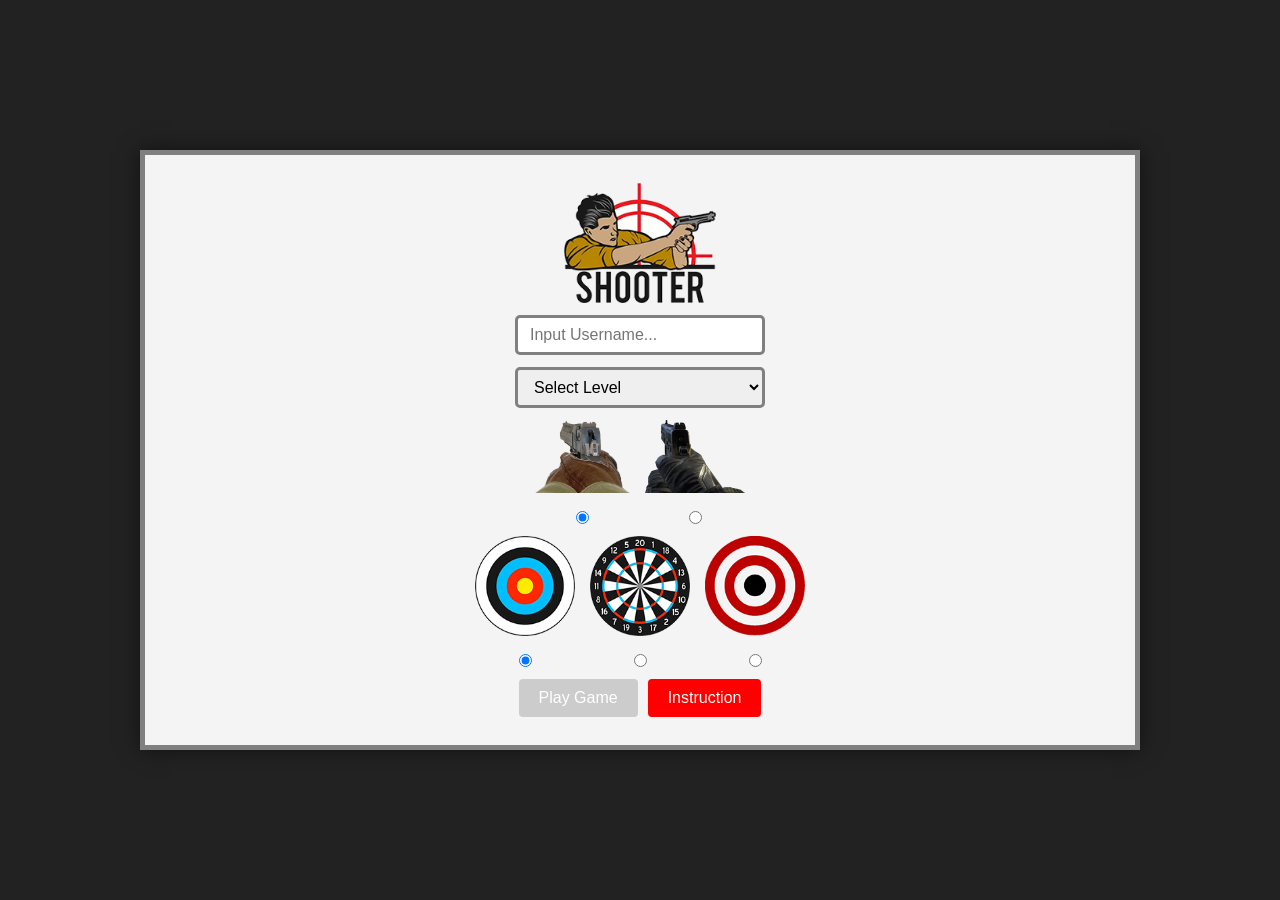
<file: Latihan Persiapan LKS 2026/Latihan 2026-11-26/XX_MODULE_CLIENT/index.html>
<!DOCTYPE html>
<html lang="id">

<head>
  <meta charset="UTF-8">
  <meta name="viewport" content="width=device-width, initial-scale=1.0">
  <title>Shooter Game</title>
  <link rel="stylesheet" href="CSS/style.css">
</head>

<body>

  <div id="game-container">

    <div id="welcome-screen" class="screen">
      <img src="assets/shooter.png" alt="Shooter Logo" class="logo">
      <input type="text" id="username" placeholder="Input Username...">

      <select id="level-select">
        <option value="" disabled selected>Select Level</option>
        <option value="easy">Easy (30 Detik)</option>
        <option value="medium">Medium (20 Detik)</option>
        <option value="hard">Hard (15 Detik)</option>
      </select>

      <div class="option-group">
        <label for="gun1" class="gun-target">
          <img src="assets/gun1.png" style="width: 95px;">
          <br>
          <input type="radio" name="gun" value="gun1" checked>
        </label>
        <label for="gun2" class="gun-target">
          <img src="assets/gun2.png" style="width: 100px">
          <br>
          <input type="radio" name="gun" value="gun2">
        </label>
      </div>

      <div class="option-group">
        <label for="target1" class="gun-target">
          <img src="assets/target1.png" style="width: 100px;">
          <br>
          <input type="radio" name="target" value="target1.png" checked>
        </label>
        <label for="target2" class="gun-target">
          <img src="assets/target2.png" style="width: 100px;">
          <br>
          <input type="radio" name="target" value="target2.png">
        </label>
        <label for="target3" class="gun-target">
          <img src="assets/target3.png" style="width: 100px;">
          <br>
          <input type="radio" name="target" value="target3.png">
        </label>
      </div>

      <div class="button-group">
        <button id="btn-play" disabled>Play Game</button>
        <button id="btn-instruction" style="background-color: red;">Instruction</button>
      </div>
    </div>

    <div id="instruction-modal" class="modal hidden">
      <div class="modal-content">
        <span id="btn-close-instruction" class="close">&times;</span>
        <h2>How To Play Game</h2>
        <ol>
          <li>Input Username</li>
          <li>Point the pointer at the target</li>
          <li>Click to shoot</li>
          <li>Get as many points as possible</li>
          <li>Enjoy!</li>
        </ol>
      </div>
    </div>

    <div id="game-screen" class="screen hidden">
      <div class="top-bar">
        <div>Player: <span id="display-name">-</span></div>
        <div>Skor: <span id="display-score">0</span></div>
        <div>Waktu: <span id="display-timer">00:00</span></div>
      </div>

      <div id="play-area">
        <img src="assets/background.jpg" alt="background">

        <div id="crosshair">
          <img src="assets/pointer.png" alt="pointer">
        </div>
        <img id="gun-image" src="assets/gun1.png" alt="Gun">

      </div>

      <div id="leaderboard-sidebar">
        <h3>LEADERBOARD</h3>
        <select id="sort-leaderboard">
          <option value="score">Urutkan Skor</option>
          <option value="latest">Urutkan Terbaru</option>
        </select>
        <ul id="history-list"></ul>
      </div>
    </div>

    <div id="overlay" class="overlay hidden">
      <h1 id="overlay-text">3</h1>
      <button id="btn-continue" class="hidden">Continue</button>
    </div>

    <div id="gameover-modal" class="modal hidden">
      <div class="modal-content">
        <h2>Game Over!</h2>
        <p>Player: <span id="final-name"></span></p>
        <p>Scores: <span id="final-score"></span></p>
        <button id="btn-save-score">Save Score</button>
        <button id="btn-restart" style="background-color: rgb(196, 196, 80);">Restart</button>
      </div>
    </div>

  </div>

  <script src="Classes/game.js" defer></script>
  <script src="Classes/gun.js" defer></script>
  <script src="Classes/player.js" defer></script>
  <script src="Classes/target.js" defer></script>
  <script src="Classes/timer.js" defer></script>
</body>

</html>
</file>
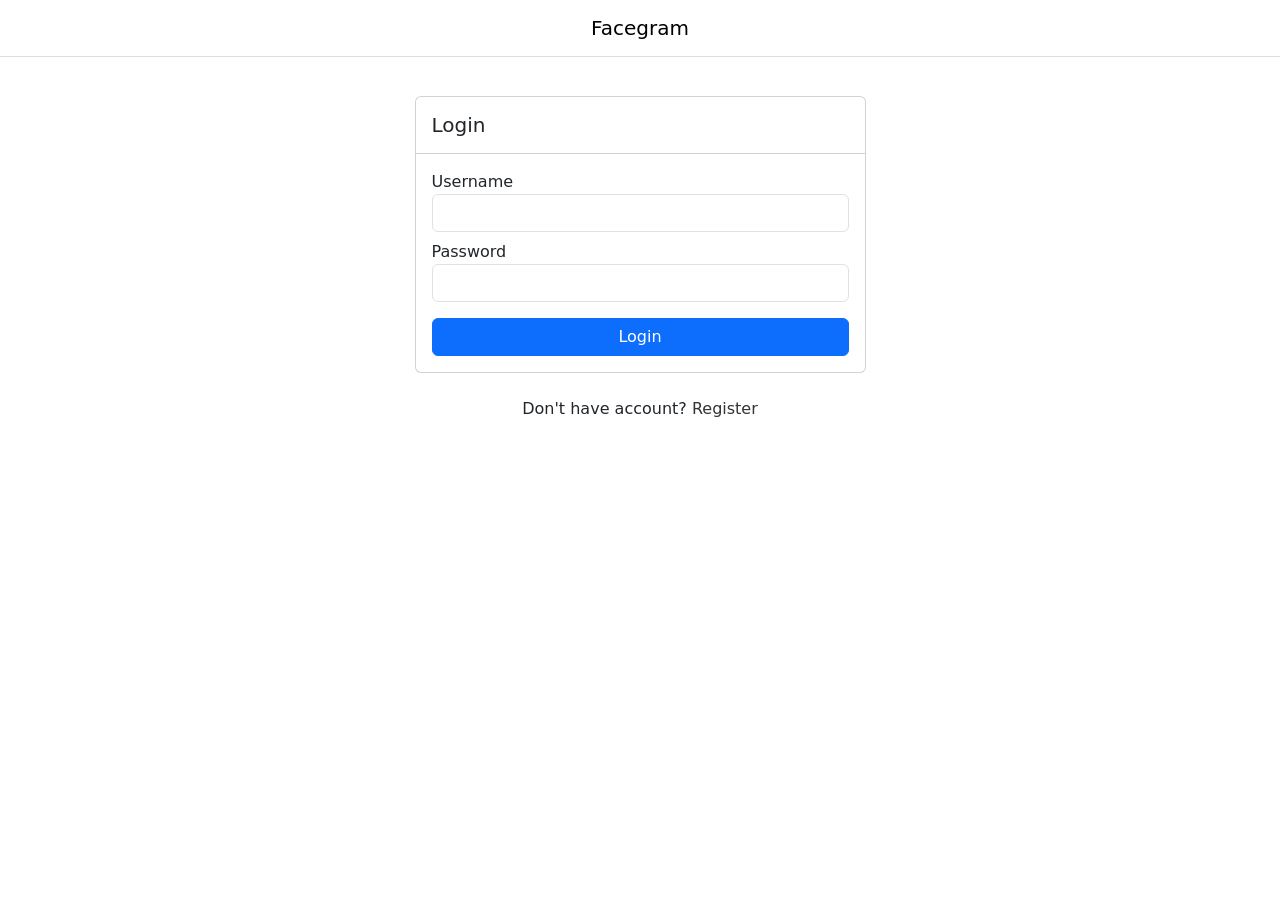
<file: Latihan Persiapan LKS 2026/Latihan 2026-11-25/XX_MODULE_SERVER/frontend/Template HTML/index.html>
<!doctype html>
<html lang="en">
<head>
    <meta charset="UTF-8">
    <meta name="viewport"
          content="width=device-width, user-scalable=no, initial-scale=1.0, maximum-scale=1.0, minimum-scale=1.0">
    <meta http-equiv="X-UA-Compatible" content="ie=edge">
    <title>Facegram</title>
    <link rel="stylesheet" href="css/bootstrap.css">
    <link rel="stylesheet" href="css/style.css">
</head>
<body>

<nav class="navbar navbar-expand-lg bg-body-tertiary fixed-top">
    <div class="container">
        <a class="navbar-brand m-auto" href="index.html">Facegram</a>
    </div>
</nav>

<main class="mt-5">
    <div class="container py-5">
        <div class="row justify-content-center">
            <div class="col-md-5">
                <div class="card">
                    <div class="card-header d-flex align-items-center justify-content-between bg-transparent py-3">
                        <h5 class="mb-0">Login</h5>
                    </div>
                    <div class="card-body">
                        <form action="homepage.html">
                            <div class="mb-2">
                                <label for="username">Username</label>
                                <input type="text" class="form-control" id="username" name="username"/>
                            </div>

                            <div class="mb-3">
                                <label for="password">Password</label>
                                <input type="password" class="form-control" id="password" name="password"/>
                            </div>

                            <button type="submit" class="btn btn-primary w-100">
                                Login
                            </button>
                        </form>
                    </div>
                </div>

                <div class="text-center mt-4">
                    Don't have account? <a href="register.html">Register</a>
                </div>

            </div>
        </div>
    </div>
</main>

</body>
</html>
</file>
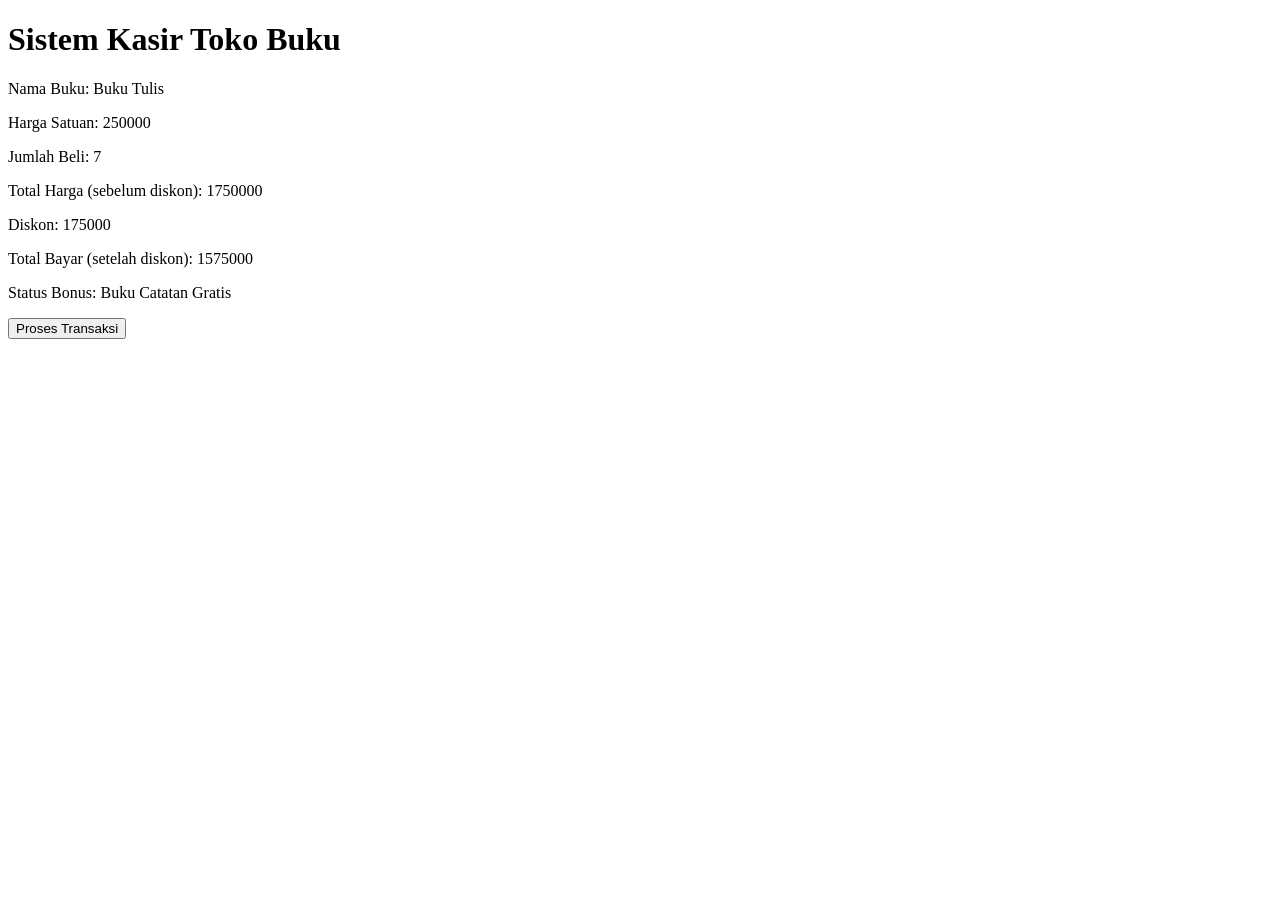
<file: Latihan Persiapan LKS 2026/Latihan 2026-10-31/Latihan 1/kasir.html>
<!DOCTYPE html>
<html lang="en">
<head>
    <meta charset="UTF-8">
    <meta name="viewport" content="width=device-width, initial-scale=1.0">
    <title>Kasir</title>
</head>
<body>
    <h1>Sistem Kasir Toko Buku</h1>

    <div>
        <p>Nama Buku: <span id="namaBuku"></span></p>
        <p>Harga Satuan: <span id="hargaSatuan"></span></p>
        <p>Jumlah Beli: <span id="jumlahBeli"></span></p>
        <p>Total Harga (sebelum diskon): <span id="totalHarga"></span></p>
        <p>Diskon: <span id="diskon"></span></p>
        <p>Total Bayar (setelah diskon): <span id="totalBayar"></span></p>
        <p>Status Bonus: <span id="statusBonus"></span></p>

        <button onclick="prosesTransaksi()">Proses Transaksi</button>
    </div>

    <script src="script.js" defer></script>
</body>
</html>
</file>
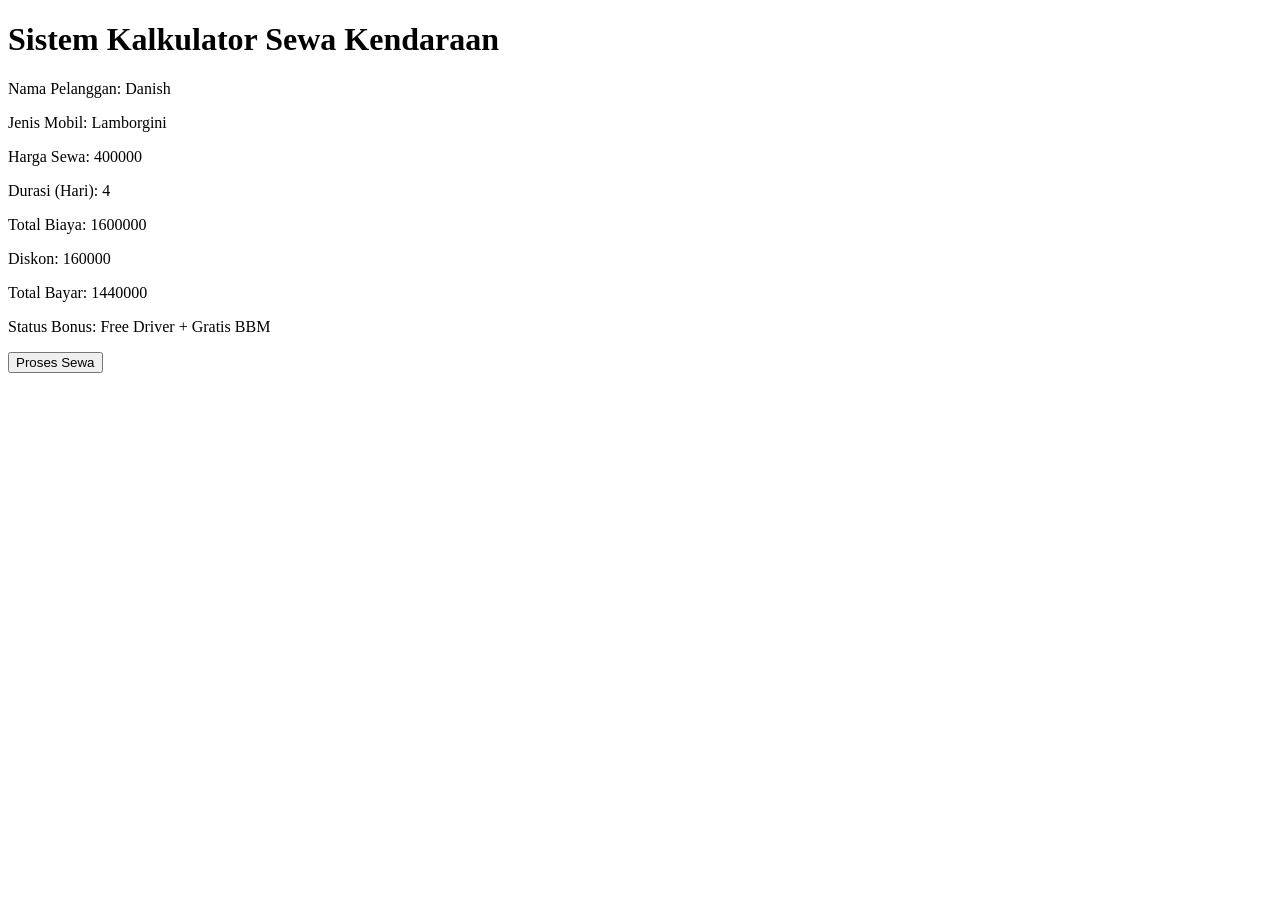
<file: Latihan Persiapan LKS 2026/Latihan 2026-10-31/Latihan 2/kalkulator_sewa.html>
<!DOCTYPE html>
<html lang="en">

<head>
    <meta charset="UTF-8">
    <meta name="viewport" content="width=device-width, initial-scale=1.0">
    <title>Kalkulator Sewa Kendaraan</title>
</head>

<body>
    <h1>Sistem Kalkulator Sewa Kendaraan</h1>

    <div class="container">
        <p>Nama Pelanggan: <span id="namaPelanggan"></span></p>
        <p>Jenis Mobil: <span id="jenisMobil"></span></p>
        <p>Harga Sewa: <span id="hargaSewa"></span></p>
        <p>Durasi (Hari): <span id="durasi"></span></p>
        <p>Total Biaya: <span id="totalBiaya"></span></p>
        <p>Diskon: <span id="diskon"></span></p>
        <p>Total Bayar: <span id="totalBayar"></span></p>
        <p>Status Bonus: <span id="statusBonus"></span></p>

        <button onclick="prosesSewa">Proses Sewa</button>
    </div>

    <script src="script.js" defer></script>
</body>

</html>
</file>
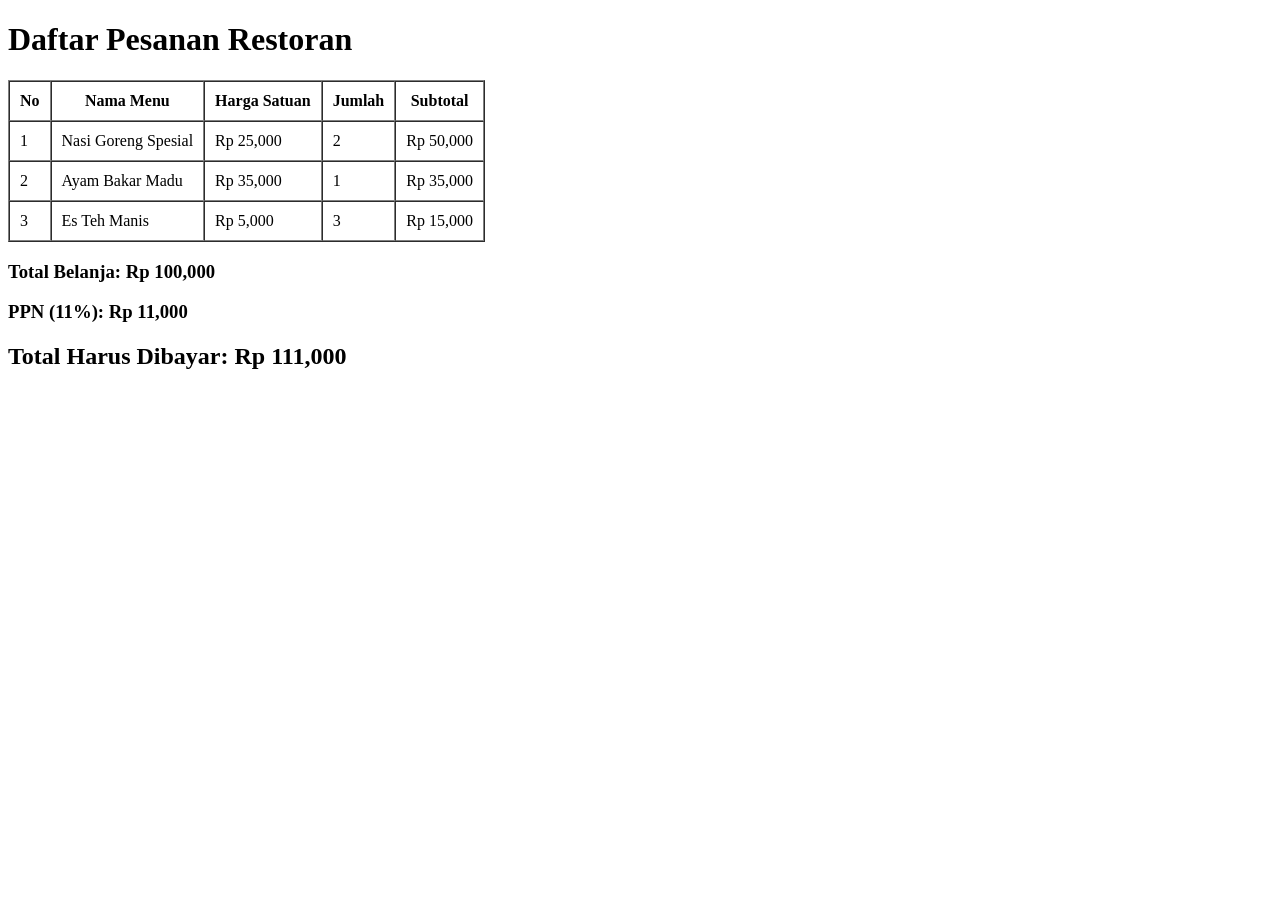
<file: Latihan Persiapan LKS 2026/Latihan 2026-10-31/Latihan 3/kasir_restoran.html>
<!DOCTYPE html>
<html lang="id">

<head>
    <meta charset="UTF-8">
    <meta name="viewport" content="width=device-width, initial-scale=1.0">
    <title>Kasir Restoran</title>
</head>

<body>

    <h1>Daftar Pesanan Restoran</h1>

    <table border="1" cellpadding="10" cellspacing="0">
        <thead>
            <tr>
                <th>No</th>
                <th>Nama Menu</th>
                <th>Harga Satuan</th>
                <th>Jumlah</th>
                <th>Subtotal</th>
            </tr>
        </thead>
        <tbody id="tabelMenu">
            <!-- Data menu akan dimasukkan otomatis oleh JavaScript -->
        </tbody>
    </table>

    <h3>Total Belanja: <span id="totalBelanja">Rp 0</span></h3>
    <h3>PPN (11%): <span id="pajak">Rp 0</span></h3>
    <h2>Total Harus Dibayar: <span id="totalBayar">Rp 0</span></h2>

    <script src="restoran.js" defer></script>
</body>

</html>
</file>
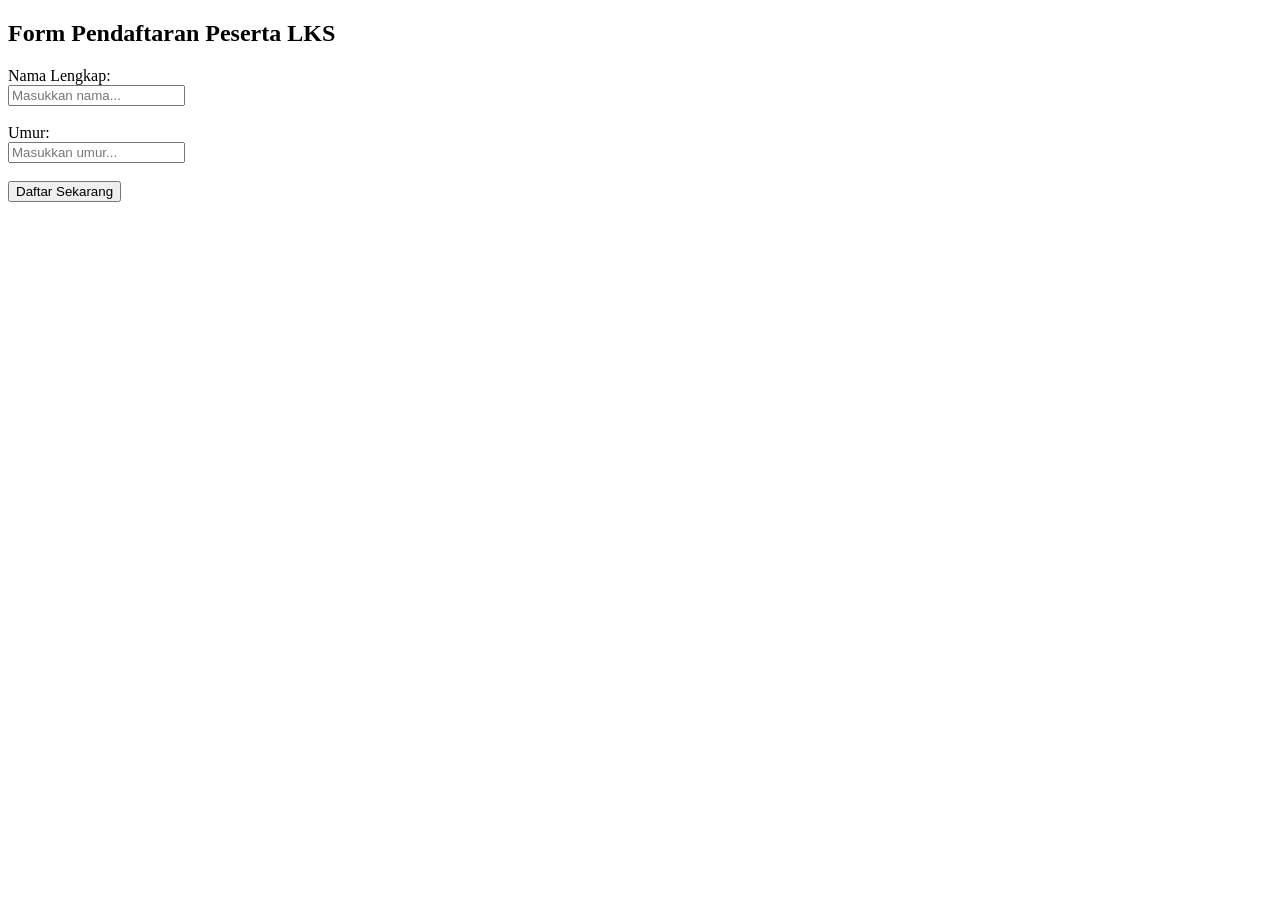
<file: Latihan Persiapan LKS 2026/Latihan 2026-10-31/Latihan 4/pendaftaran_lomba.html>
<!DOCTYPE html>
<html lang="id">

<head>
    <meta charset="UTF-8">
    <meta name="viewport" content="width=device-width, initial-scale=1.0">
    <title>Form Pendaftaran Lomba</title>
</head>

<body>

    <h2>Form Pendaftaran Peserta LKS</h2>

    <!-- Elemen Form -->
    <form id="formPendaftaran">
        <div>
            <label>Nama Lengkap:</label><br>
            <input type="text" id="nama" placeholder="Masukkan nama...">
        </div>
        <br>
        <div>
            <label>Umur:</label><br>
            <input type="number" id="umur" placeholder="Masukkan umur...">
        </div>
        <br>
        <button type="submit">Daftar Sekarang</button>
    </form>

    <!-- Tempat untuk menampilkan pesan pemberitahuan -->
    <p id="pesanError" style="color: red; font-weight: bold;"></p>
    <p id="pesanSukses" style="color: green; font-weight: bold;"></p>

    <!-- Menghubungkan file JavaScript -->
    <script src="pendaftaran.js" defer></script>
</body>

</html>
</file>
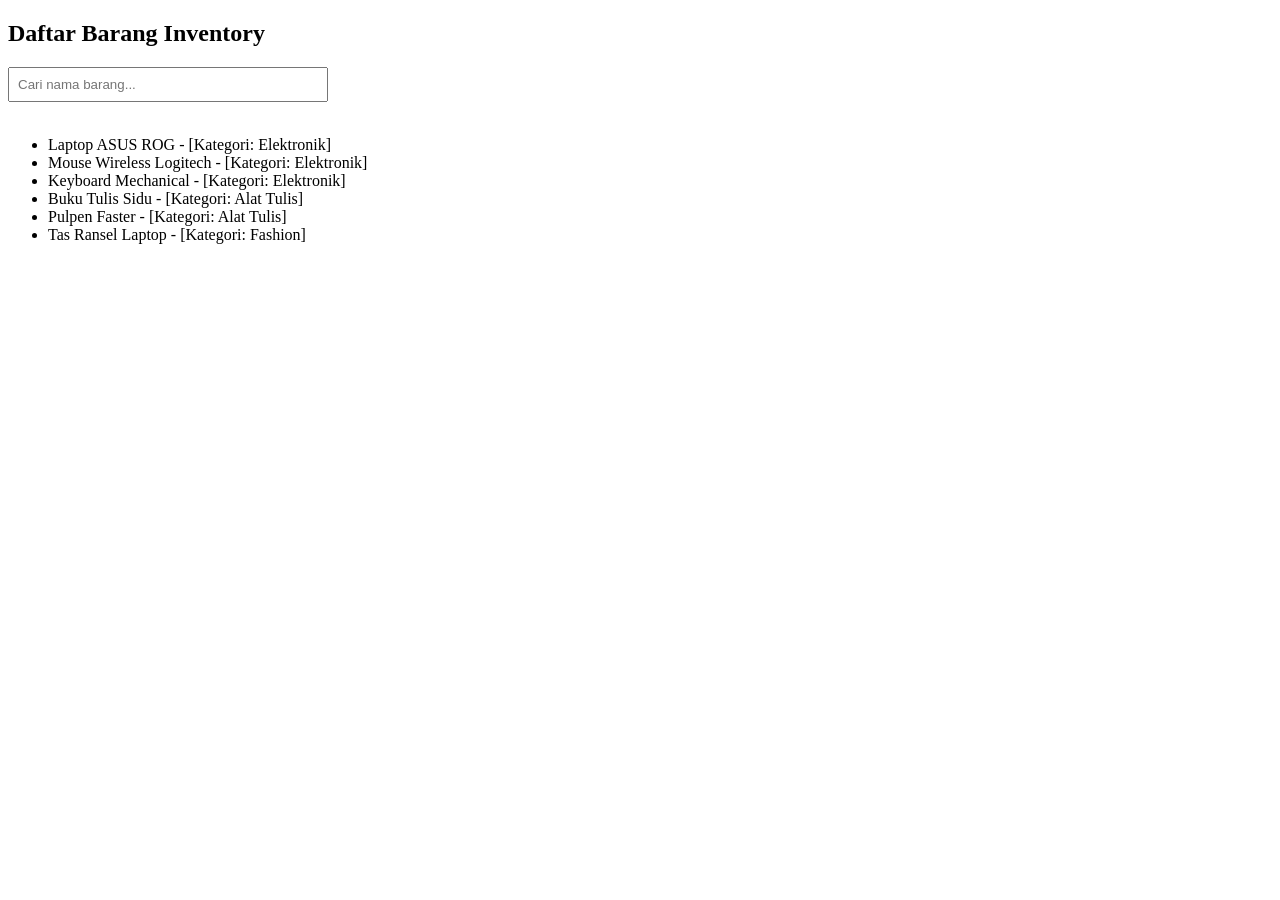
<file: Latihan Persiapan LKS 2026/Latihan 2026-10-31/Latihan 5/inventory.html>
<!DOCTYPE html>
<html lang="id">

<head>
    <meta charset="UTF-8">
    <meta name="viewport" content="width=device-width, initial-scale=1.0">
    <title>Dashboard Inventory</title>
</head>

<body>

    <h2>Daftar Barang Inventory</h2>

    <!-- Kotak Pencarian -->
    <input type="text" id="cariBarang" placeholder="Cari nama barang..." style="padding: 8px; width: 300px;">
    <br><br>

    <ul id="daftarBarang">
        <!-- Daftar barang akan muncul di sini -->
    </ul>

    <script src="inventory.js" defer></script>
</body>

</html>
</file>
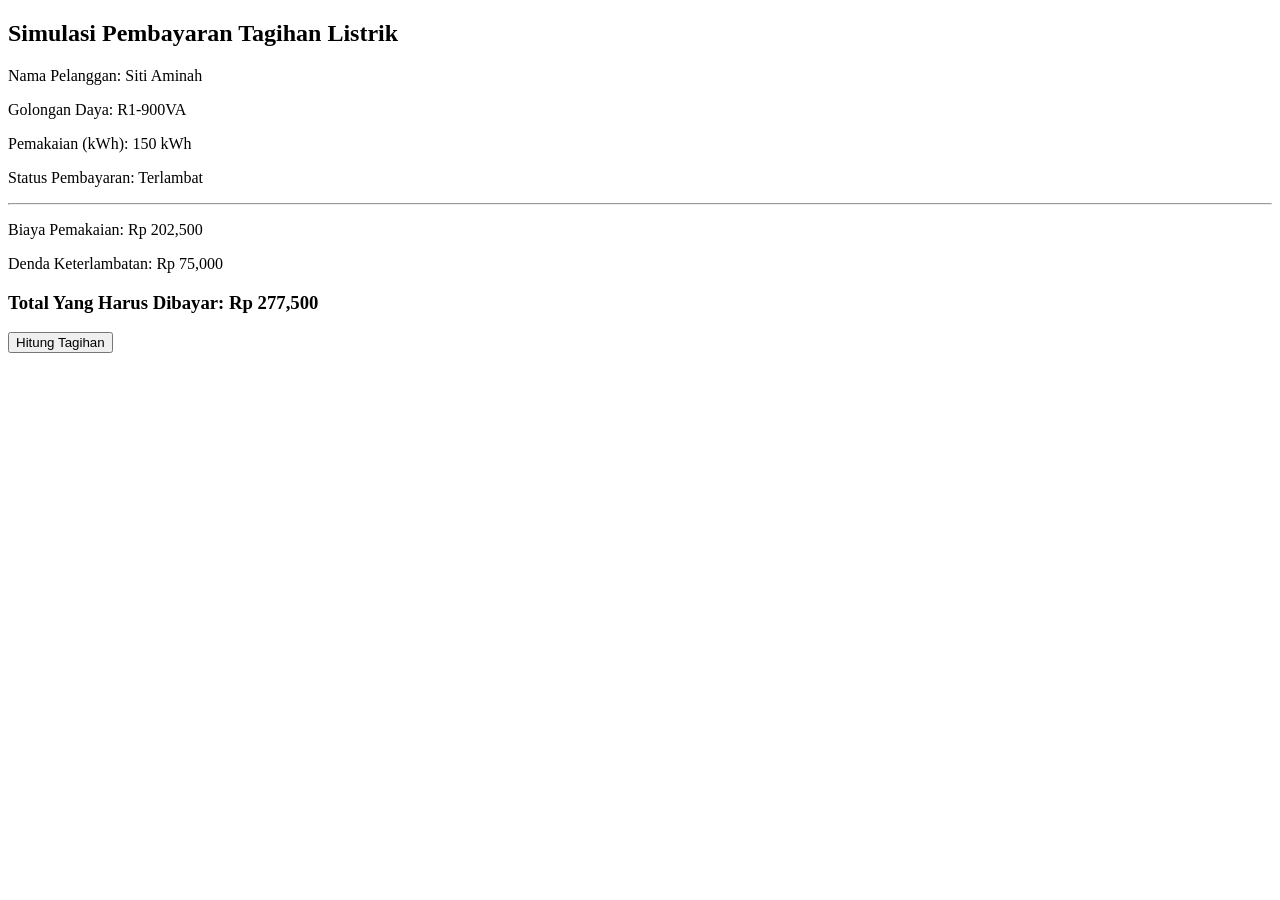
<file: Latihan Persiapan LKS 2026/Latihan 2026-11-01/Latihan 1/listrik_tagihan.html>
<!DOCTYPE html>
<html lang="id">
<head>
    <meta charset="UTF-8">
    <meta name="viewport" content="width=device-width, initial-scale=1.0">
    <title>Sistem Tagihan Listrik</title>
</head>
<body>

    <h2>Simulasi Pembayaran Tagihan Listrik</h2>

    <div>
        <p>Nama Pelanggan: <span id="namaPelanggan"></span></p>
        <p>Golongan Daya: <span id="golongan"></span></p>
        <p>Pemakaian (kWh): <span id="pemakaianKwh"></span> kWh</p>
        <p>Status Pembayaran: <span id="statusBayar"></span></p>
        <hr>
        <p>Biaya Pemakaian: <span id="biayaPemakaian"></span></p>
        <p>Denda Keterlambatan: <span id="denda"></span></p>
        <h3>Total Yang Harus Dibayar: <span id="totalTagihan"></span></h3>

        <button onclick="hitungTagihan()">Hitung Tagihan</button>
    </div>

    <script src="listrik.js" defer></script>
</body>
</html>
</file>
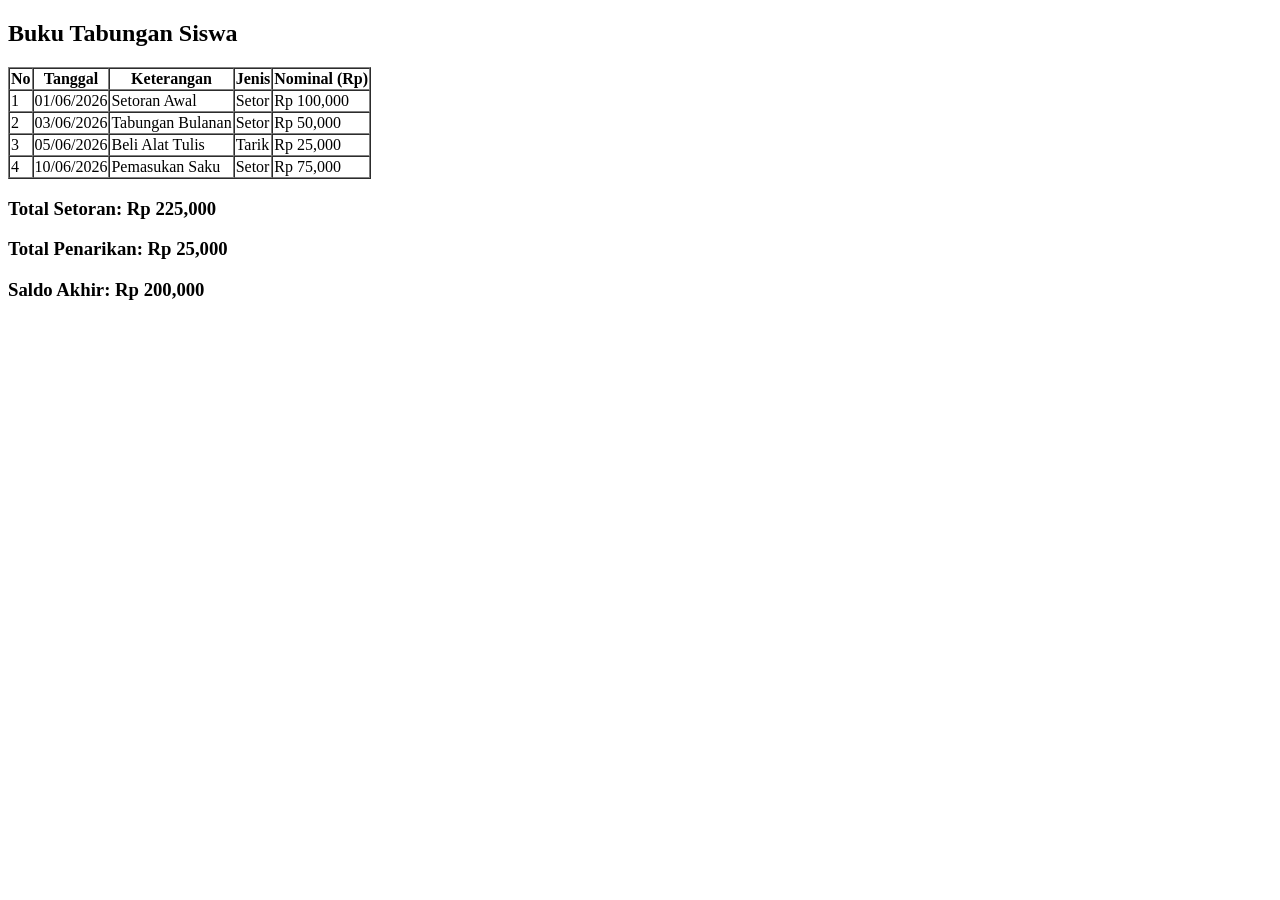
<file: Latihan Persiapan LKS 2026/Latihan 2026-11-01/Latihan 2/tabungan.html>
<!DOCTYPE html>
<html lang="en">

<head>
    <meta charset="UTF-8">
    <meta name="viewport" content="width=device-width, initial-scale=1.0">
    <title>Buku Tabungan Siswa</title>
</head>

<body>
    <h2>Buku Tabungan Siswa</h2>

    <table border="1" cellpading="10" cellspacing="0">
        <thead>
            <tr>
                <th>No</th>
                <th>Tanggal</th>
                <th>Keterangan</th>
                <th>Jenis</th>
                <th>Nominal (Rp)</th>
            </tr>
        </thead>
        <tbody id="tabelTabungan">

        </tbody>
    </table>

    <h3>Total Setoran: <span id="totalSetor">Rp 0</span></h3>
    <h3>Total Penarikan: <span id="totalTarik">Rp 0</span></h3>
    <h3>Saldo Akhir: <span id="saldoAkhir">Rp 0</span></h3>

    <script src="tabungan.js" defer></script>
</body>

</html>
</file>
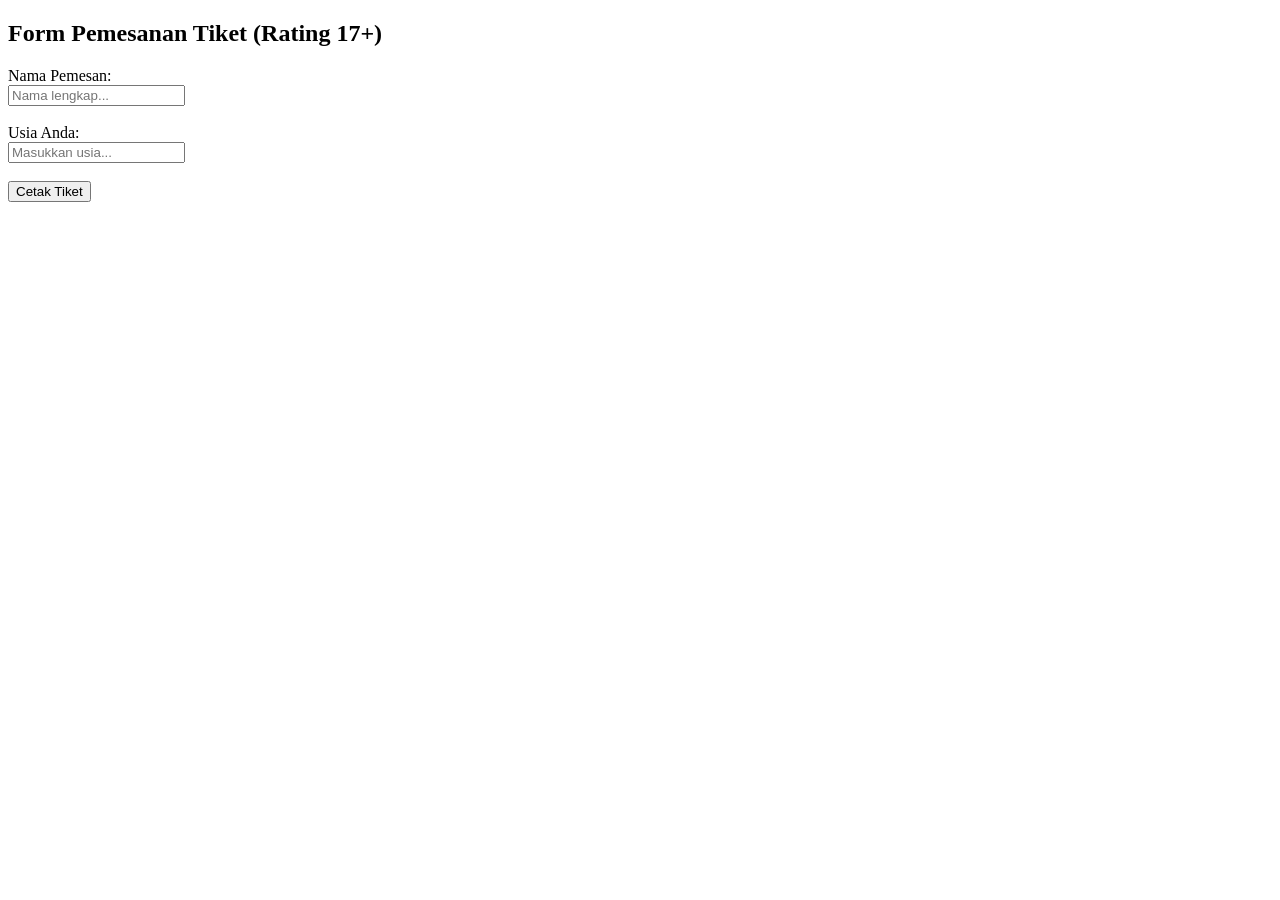
<file: Latihan Persiapan LKS 2026/Latihan 2026-11-01/Latihan 3/bioskop.html>
<!DOCTYPE html>
<html lang="id">
<head>
    <meta charset="UTF-8">
    <meta name="viewport" content="width=device-width, initial-scale=1.0">
    <title>Pemesanan Tiket Bioskop</title>
</head>
<body>

    <h2>Form Pemesanan Tiket (Rating 17+)</h2>
    
    <form id="formBioskop">
        <div>
            <label>Nama Pemesan:</label><br>
            <input type="text" id="nama" placeholder="Nama lengkap...">
        </div>
        <br>
        <div>
            <label>Usia Anda:</label><br>
            <input type="number" id="usia" placeholder="Masukkan usia...">
        </div>
        <br>
        <button type="submit">Cetak Tiket</button>
    </form>

    <p id="pesanError" style="color: red; font-weight: bold;"></p>
    <p id="pesanSukses" style="color: green; font-weight: bold;"></p>

    <script src="bioskop.js" defer></script>
</body>
</html>
</file>
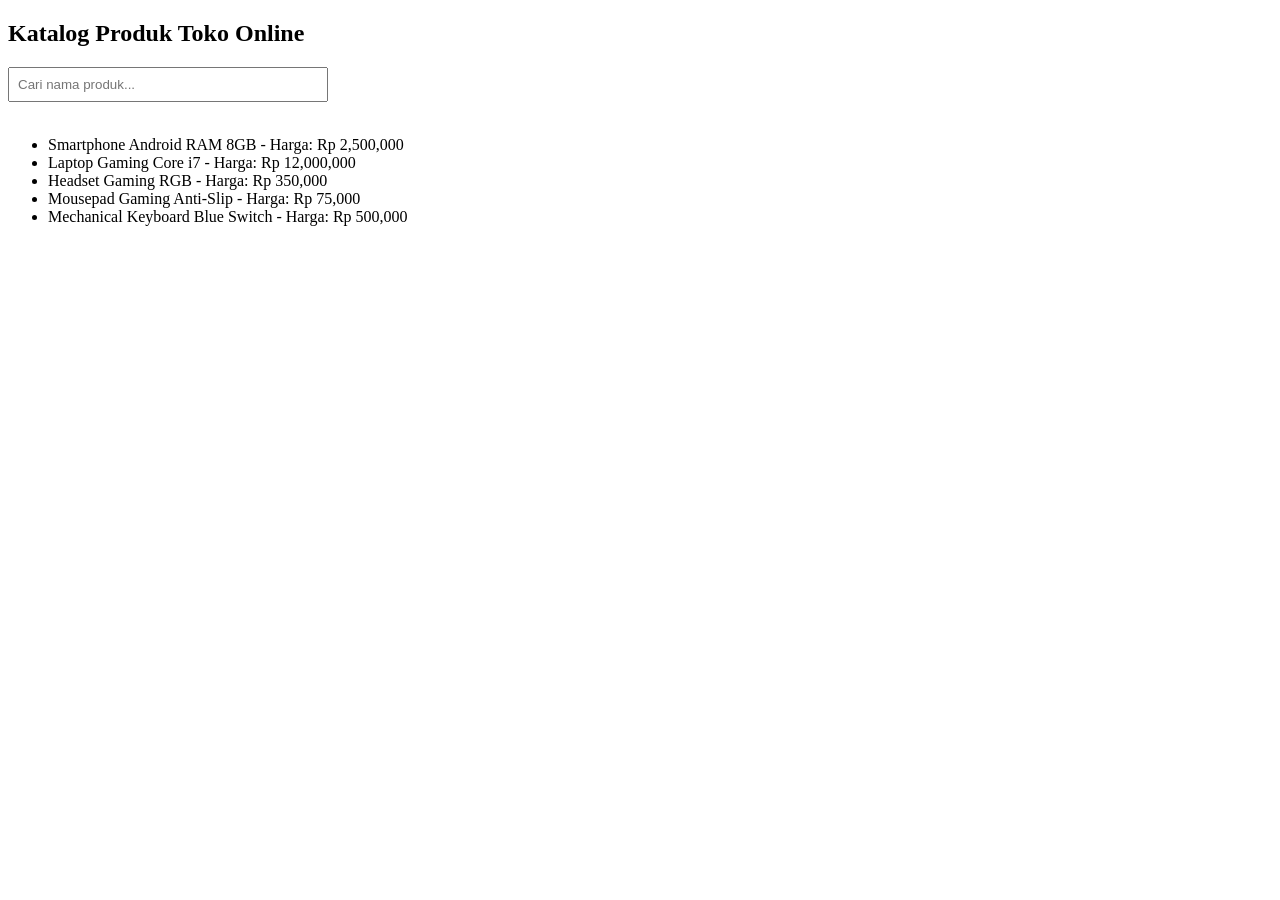
<file: Latihan Persiapan LKS 2026/Latihan 2026-11-01/Latihan 4/produk.html>
<!DOCTYPE html>
<html lang="id">
<head>
    <meta charset="UTF-8">
    <meta name="viewport" content="width=device-width, initial-scale=1.0">
    <title>Katalog Produk</title>
</head>
<body>

    <h2>Katalog Produk Toko Online</h2>
    
    <!-- Kotak Pencarian -->
    <input type="text" id="cariProduk" placeholder="Cari nama produk..." style="padding: 8px; width: 300px;">
    <br><br>

    <ul id="listProduk">
        <!-- Daftar produk akan muncul di sini secara dinamis -->
    </ul>

    <script src="produk.js" defer></script>
</body>
</html>
</file>
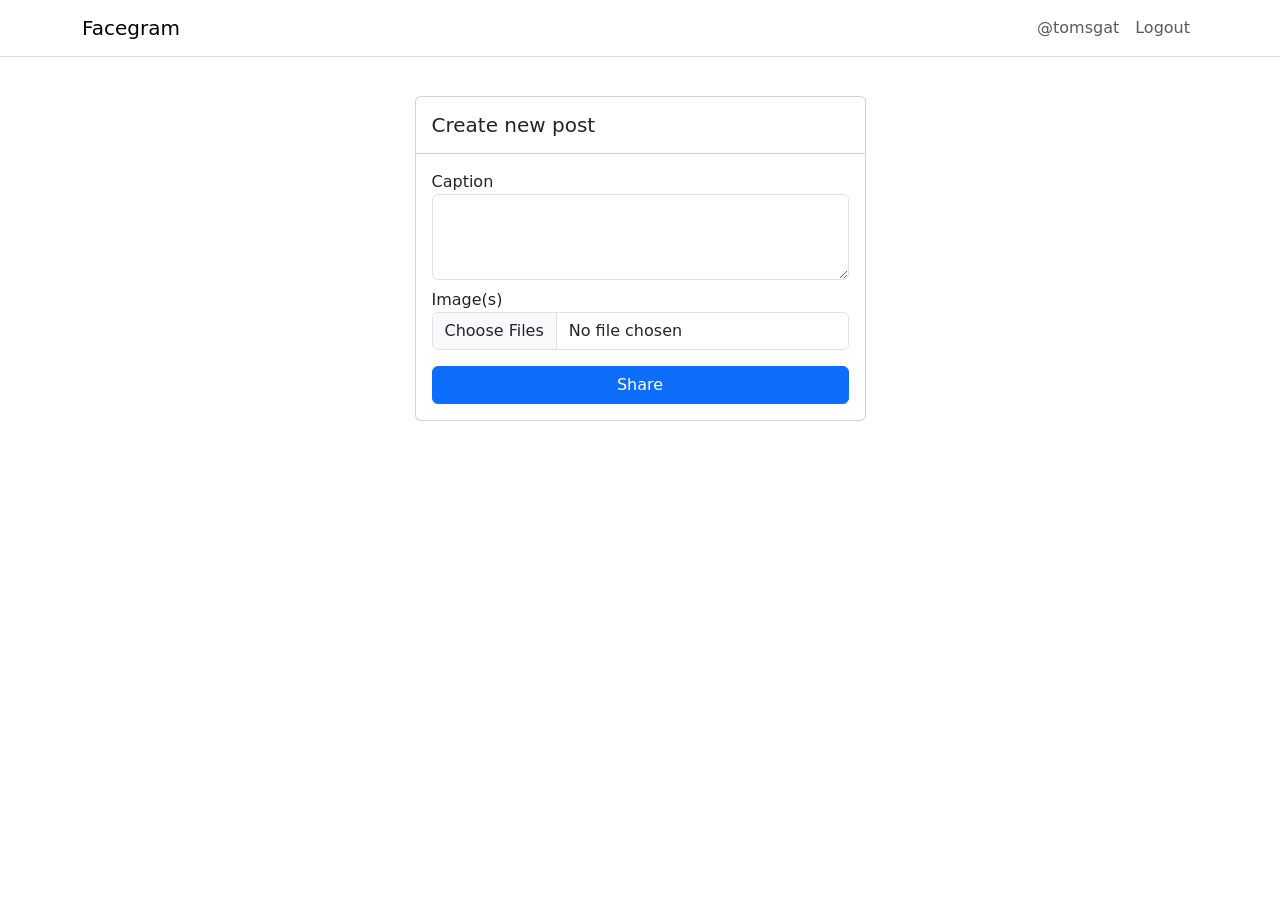
<file: Latihan Persiapan LKS 2026/Latihan 2026-11-25/XX_MODULE_SERVER/frontend/Template HTML/create-new-post.html>
<!doctype html>
<html lang="en">
<head>
    <meta charset="UTF-8">
    <meta name="viewport"
          content="width=device-width, user-scalable=no, initial-scale=1.0, maximum-scale=1.0, minimum-scale=1.0">
    <meta http-equiv="X-UA-Compatible" content="ie=edge">
    <title>Facegram</title>
    <link rel="stylesheet" href="css/bootstrap.css">
    <link rel="stylesheet" href="css/style.css">
</head>
<body>

<nav class="navbar navbar-expand-lg bg-body-tertiary fixed-top">
    <div class="container">
        <a class="navbar-brand" href="homepage.html">Facegram</a>
        <div class="navbar-nav">
            <a class="nav-link" href="my-profile.html">@tomsgat</a>
            <a class="nav-link" href="index.html">Logout</a>
        </div>
    </div>
</nav>

<main class="mt-5">
    <div class="container py-5">
        <div class="row justify-content-center">
            <div class="col-md-5">
                <div class="card">
                    <div class="card-header d-flex align-items-center justify-content-between bg-transparent py-3">
                        <h5 class="mb-0">Create new post</h5>
                    </div>
                    <div class="card-body">
                        <form action="my-profile.html">
                            <div class="mb-2">
                                <label for="caption">Caption</label>
                                <textarea class="form-control" name="caption" id="caption" cols="30" rows="3"></textarea>
                            </div>

                            <div class="mb-3">
                                <label for="attachments">Image(s)</label>
                                <input type="file" class="form-control" id="attachments" name="attachments" multiple/>
                            </div>

                            <button type="submit" class="btn btn-primary w-100">
                                Share
                            </button>
                        </form>
                    </div>
                </div>

            </div>
        </div>
    </div>
</main>


</body>
</html>
</file>
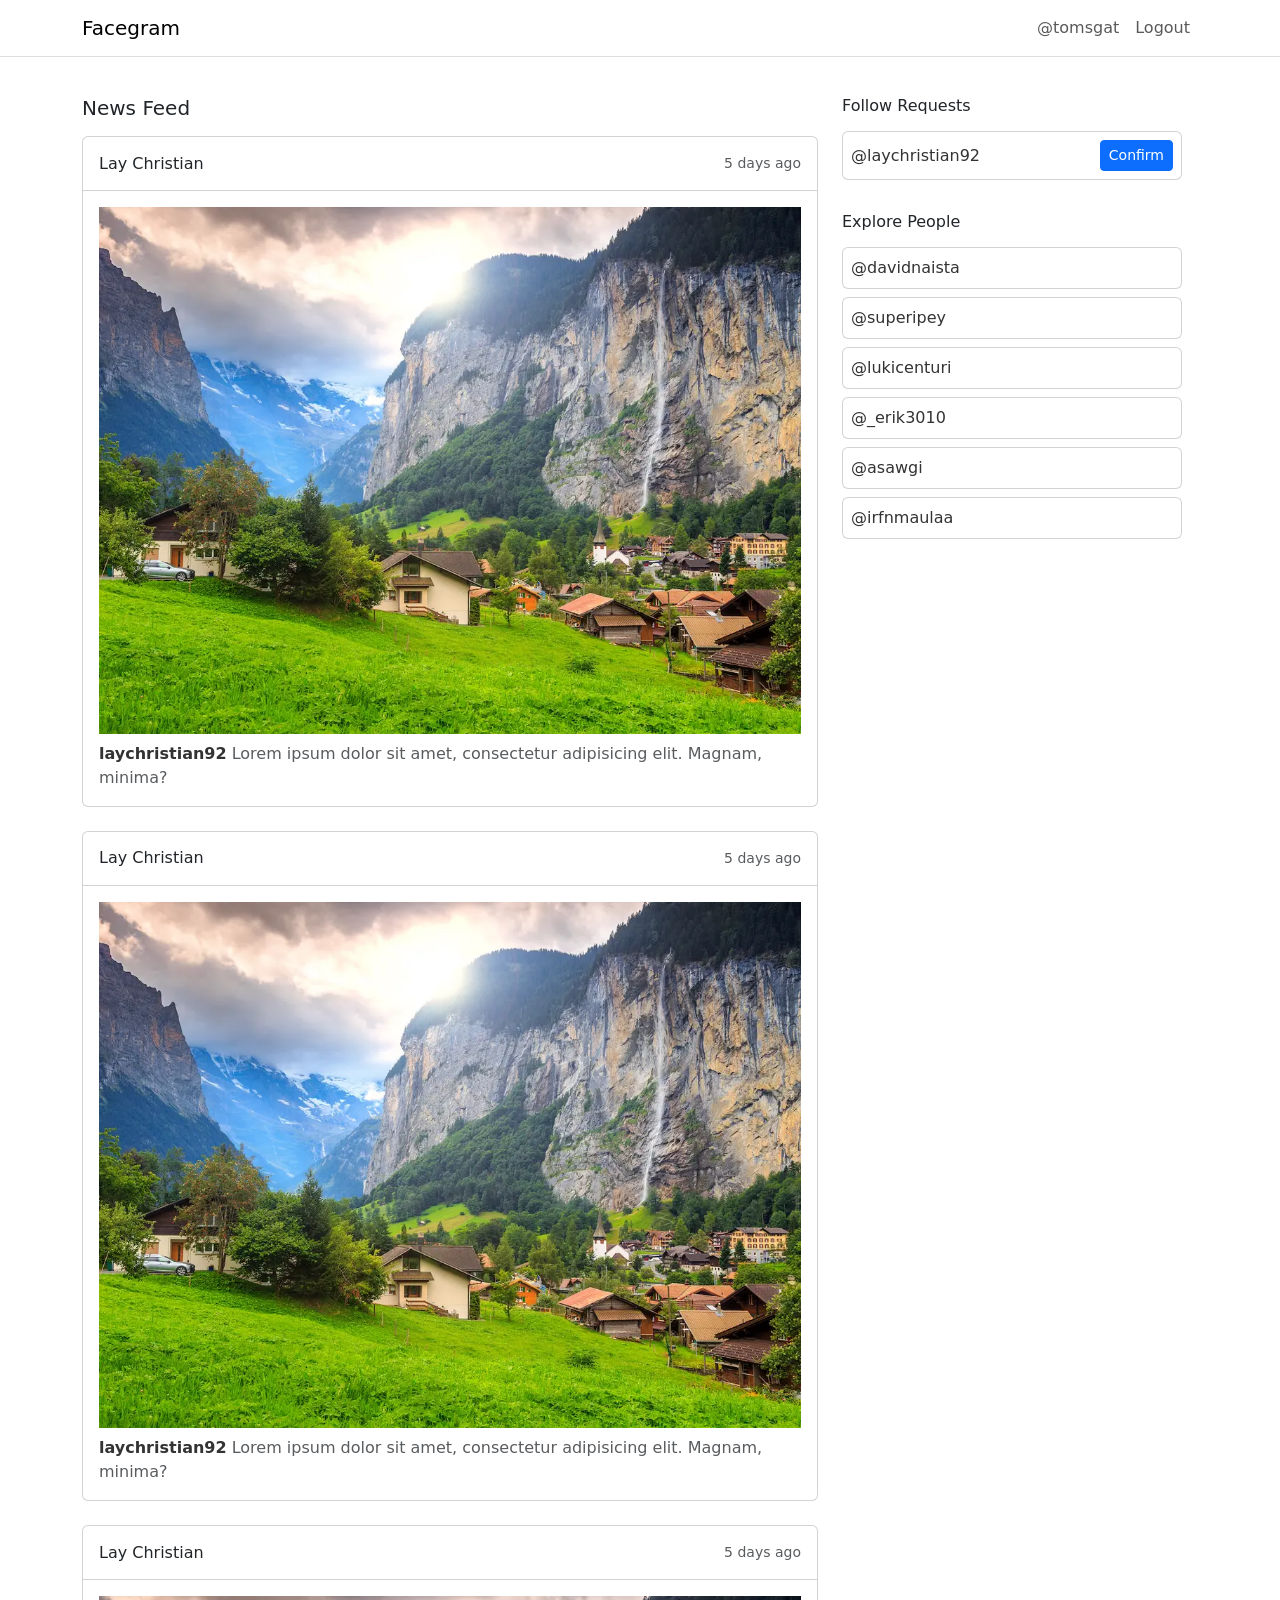
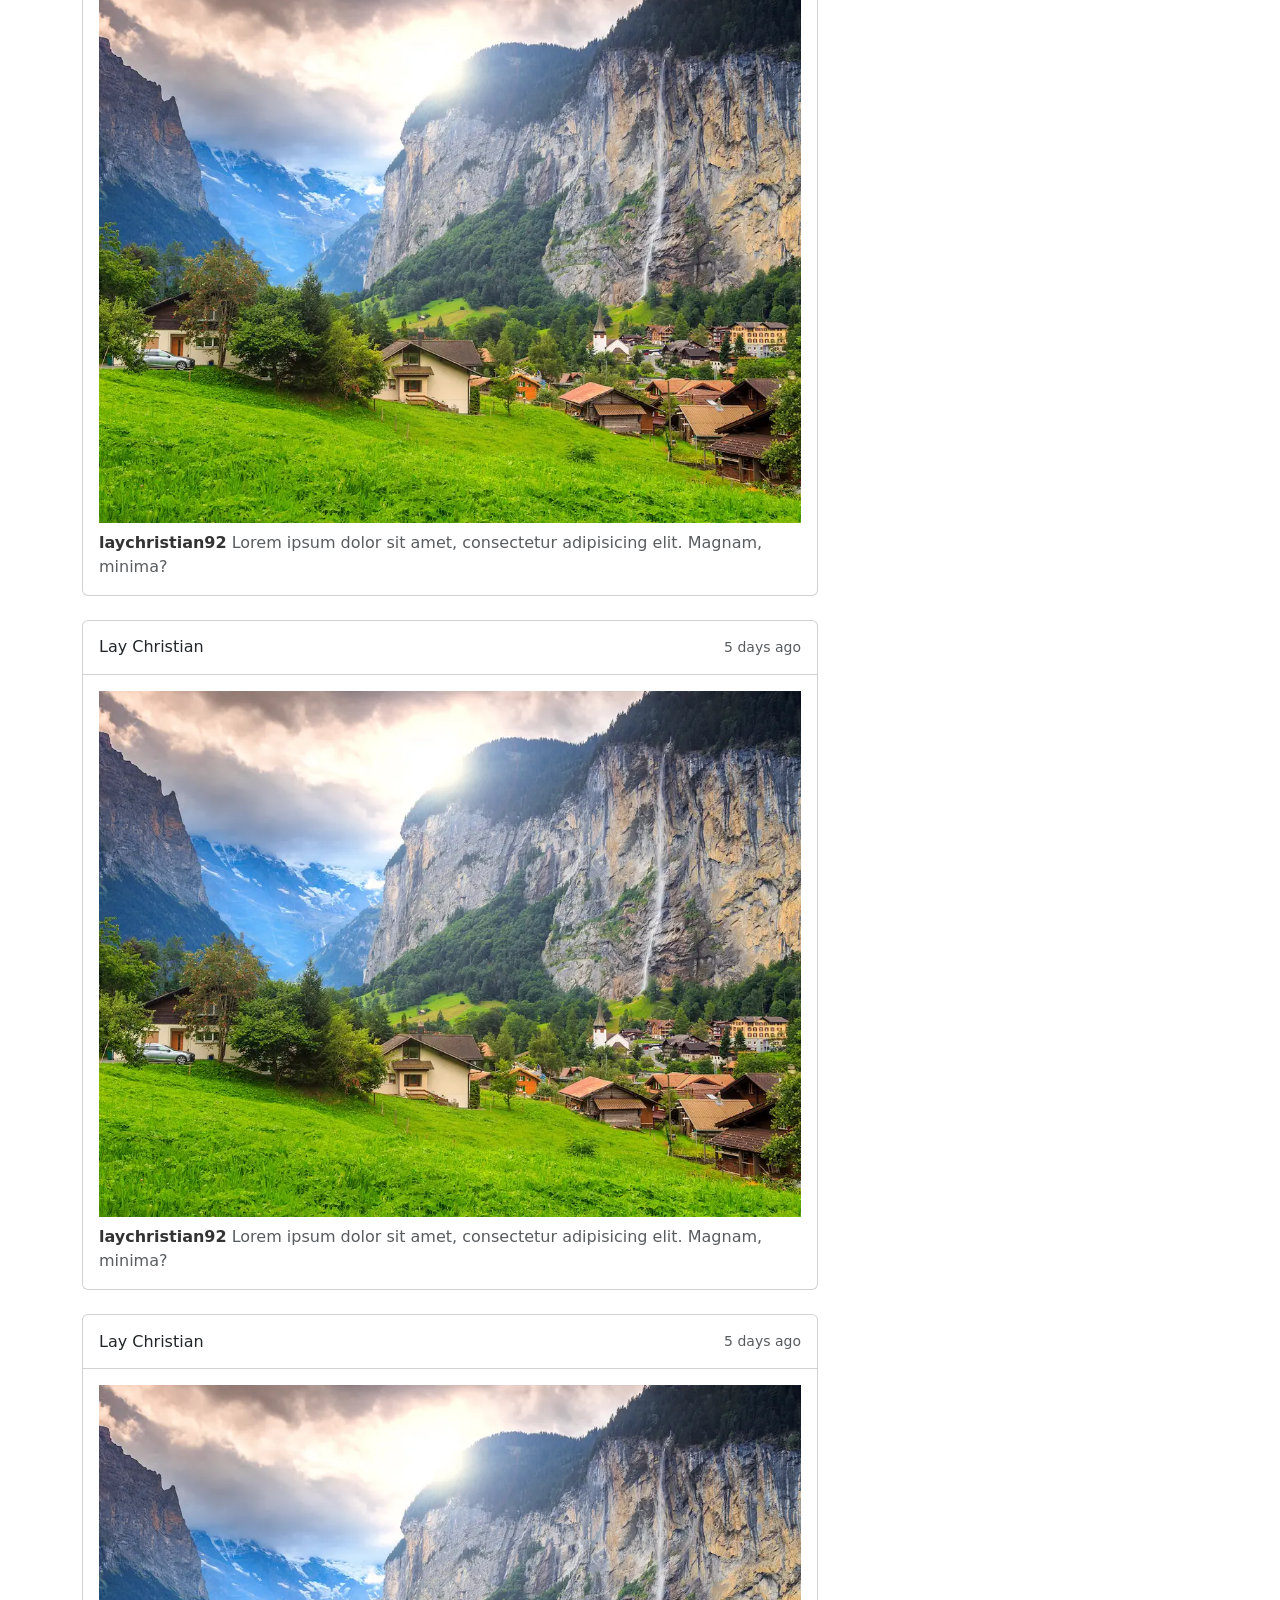
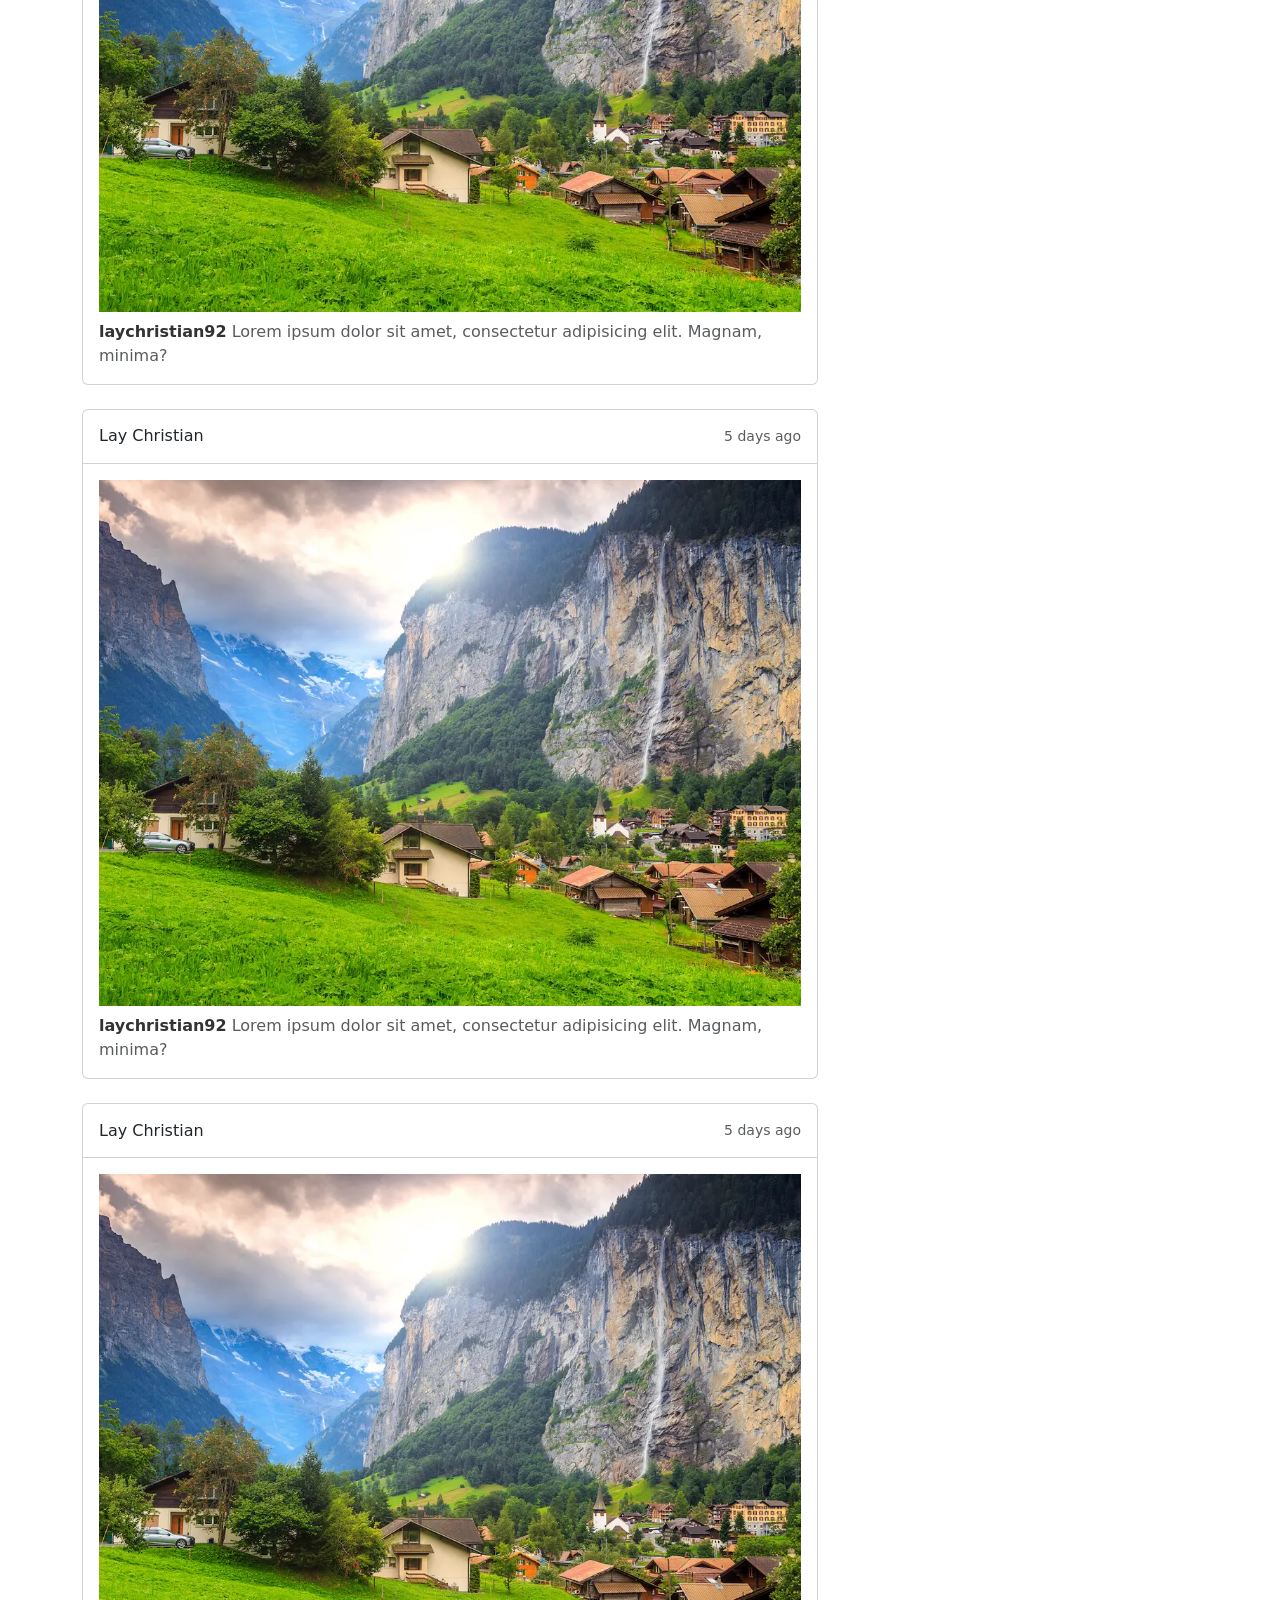
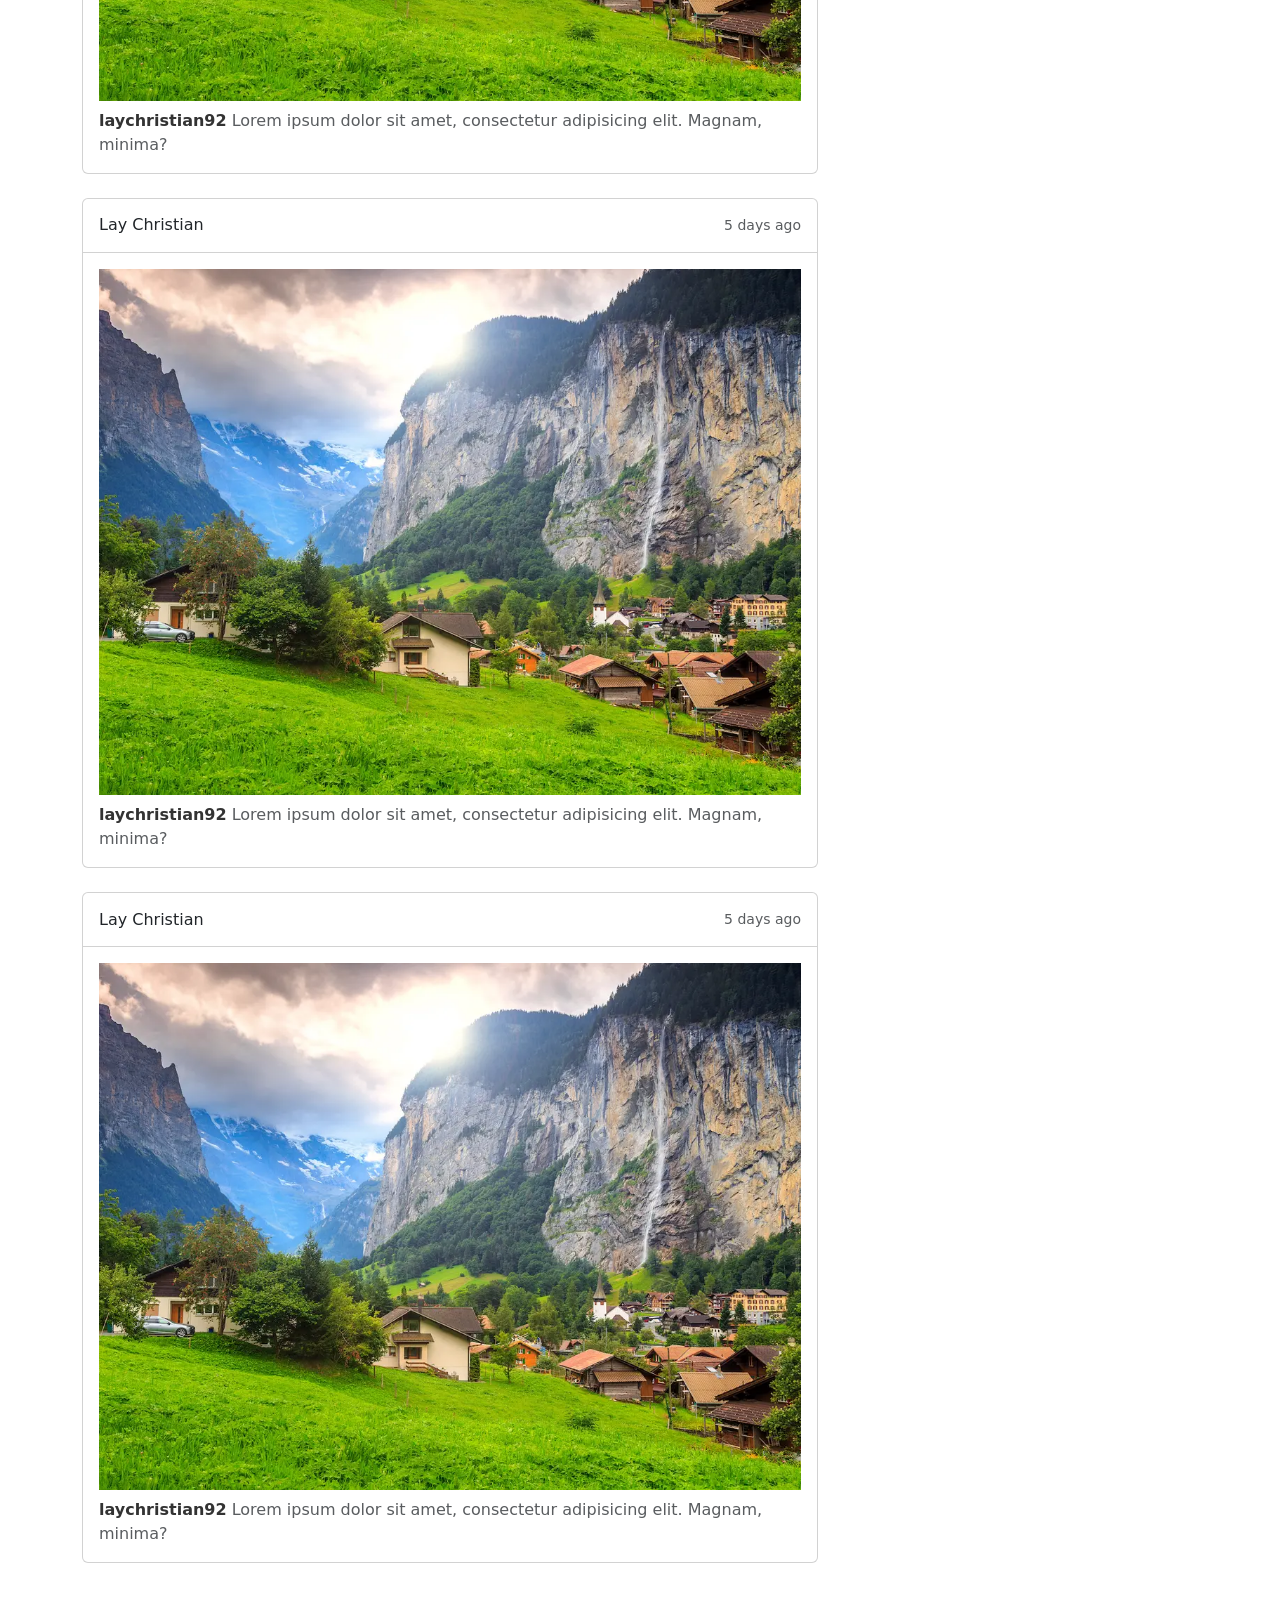
<file: Latihan Persiapan LKS 2026/Latihan 2026-11-25/XX_MODULE_SERVER/frontend/Template HTML/homepage.html>
<!doctype html>
<html lang="en">
<head>
    <meta charset="UTF-8">
    <meta name="viewport"
          content="width=device-width, user-scalable=no, initial-scale=1.0, maximum-scale=1.0, minimum-scale=1.0">
    <meta http-equiv="X-UA-Compatible" content="ie=edge">
    <title>Facegram</title>
    <link rel="stylesheet" href="css/bootstrap.css">
    <link rel="stylesheet" href="css/style.css">
</head>
<body>

<nav class="navbar navbar-expand-lg bg-body-tertiary fixed-top">
    <div class="container">
        <a class="navbar-brand" href="homepage.html">Facegram</a>
        <div class="navbar-nav">
            <a class="nav-link" href="my-profile.html">@tomsgat</a>
            <a class="nav-link" href="index.html">Logout</a>
        </div>
    </div>
</nav>

<main class="mt-5">
    <div class="container py-5">
        <div class="row justify-content-between">
            <div class="col-md-8">
                <h5 class="mb-3">News Feed</h5>
                <div class="card mb-4">
                    <div class="card-header d-flex align-items-center justify-content-between bg-transparent py-3">
                        <h6 class="mb-0">Lay Christian</h6>
                        <small class="text-muted">5 days ago</small>
                    </div>
                    <div class="card-body">
                        <div class="card-images mb-2">
                            <img src="posts/5898d0f58275e829008b4842.webp" alt="image" class="w-100"/>
                            <img src="posts/52a93d48-b9d4-4a7e-9fb7-c9466da4c344.webp" alt="image" class="w-100"/>
                            <img src="posts/shutterstock_1464930743-scaled.webp" alt="image" class="w-100"/>
                        </div>
                        <p class="mb-0 text-muted"><b><a href="user-profile.html">laychristian92</a></b> Lorem ipsum dolor sit amet, consectetur adipisicing elit. Magnam, minima?</p>
                    </div>
                </div>
                <div class="card mb-4">
                    <div class="card-header d-flex align-items-center justify-content-between bg-transparent py-3">
                        <h6 class="mb-0">Lay Christian</h6>
                        <small class="text-muted">5 days ago</small>
                    </div>
                    <div class="card-body">
                        <div class="card-images mb-2">
                            <img src="posts/5898d0f58275e829008b4842.webp" alt="image" class="w-100"/>
                            <img src="posts/52a93d48-b9d4-4a7e-9fb7-c9466da4c344.webp" alt="image" class="w-100"/>
                            <img src="posts/shutterstock_1464930743-scaled.webp" alt="image" class="w-100"/>
                        </div>
                        <p class="mb-0 text-muted"><b><a href="user-profile.html">laychristian92</a></b> Lorem ipsum dolor sit amet, consectetur adipisicing elit. Magnam, minima?</p>
                    </div>
                </div>
                <div class="card mb-4">
                    <div class="card-header d-flex align-items-center justify-content-between bg-transparent py-3">
                        <h6 class="mb-0">Lay Christian</h6>
                        <small class="text-muted">5 days ago</small>
                    </div>
                    <div class="card-body">
                        <div class="card-images mb-2">
                            <img src="posts/5898d0f58275e829008b4842.webp" alt="image" class="w-100"/>
                            <img src="posts/52a93d48-b9d4-4a7e-9fb7-c9466da4c344.webp" alt="image" class="w-100"/>
                            <img src="posts/shutterstock_1464930743-scaled.webp" alt="image" class="w-100"/>
                        </div>
                        <p class="mb-0 text-muted"><b><a href="user-profile.html">laychristian92</a></b> Lorem ipsum dolor sit amet, consectetur adipisicing elit. Magnam, minima?</p>
                    </div>
                </div>
                <div class="card mb-4">
                    <div class="card-header d-flex align-items-center justify-content-between bg-transparent py-3">
                        <h6 class="mb-0">Lay Christian</h6>
                        <small class="text-muted">5 days ago</small>
                    </div>
                    <div class="card-body">
                        <div class="card-images mb-2">
                            <img src="posts/5898d0f58275e829008b4842.webp" alt="image" class="w-100"/>
                            <img src="posts/52a93d48-b9d4-4a7e-9fb7-c9466da4c344.webp" alt="image" class="w-100"/>
                            <img src="posts/shutterstock_1464930743-scaled.webp" alt="image" class="w-100"/>
                        </div>
                        <p class="mb-0 text-muted"><b><a href="user-profile.html">laychristian92</a></b> Lorem ipsum dolor sit amet, consectetur adipisicing elit. Magnam, minima?</p>
                    </div>
                </div>
                <div class="card mb-4">
                    <div class="card-header d-flex align-items-center justify-content-between bg-transparent py-3">
                        <h6 class="mb-0">Lay Christian</h6>
                        <small class="text-muted">5 days ago</small>
                    </div>
                    <div class="card-body">
                        <div class="card-images mb-2">
                            <img src="posts/5898d0f58275e829008b4842.webp" alt="image" class="w-100"/>
                            <img src="posts/52a93d48-b9d4-4a7e-9fb7-c9466da4c344.webp" alt="image" class="w-100"/>
                            <img src="posts/shutterstock_1464930743-scaled.webp" alt="image" class="w-100"/>
                        </div>
                        <p class="mb-0 text-muted"><b><a href="user-profile.html">laychristian92</a></b> Lorem ipsum dolor sit amet, consectetur adipisicing elit. Magnam, minima?</p>
                    </div>
                </div>
                <div class="card mb-4">
                    <div class="card-header d-flex align-items-center justify-content-between bg-transparent py-3">
                        <h6 class="mb-0">Lay Christian</h6>
                        <small class="text-muted">5 days ago</small>
                    </div>
                    <div class="card-body">
                        <div class="card-images mb-2">
                            <img src="posts/5898d0f58275e829008b4842.webp" alt="image" class="w-100"/>
                            <img src="posts/52a93d48-b9d4-4a7e-9fb7-c9466da4c344.webp" alt="image" class="w-100"/>
                            <img src="posts/shutterstock_1464930743-scaled.webp" alt="image" class="w-100"/>
                        </div>
                        <p class="mb-0 text-muted"><b><a href="user-profile.html">laychristian92</a></b> Lorem ipsum dolor sit amet, consectetur adipisicing elit. Magnam, minima?</p>
                    </div>
                </div>
                <div class="card mb-4">
                    <div class="card-header d-flex align-items-center justify-content-between bg-transparent py-3">
                        <h6 class="mb-0">Lay Christian</h6>
                        <small class="text-muted">5 days ago</small>
                    </div>
                    <div class="card-body">
                        <div class="card-images mb-2">
                            <img src="posts/5898d0f58275e829008b4842.webp" alt="image" class="w-100"/>
                            <img src="posts/52a93d48-b9d4-4a7e-9fb7-c9466da4c344.webp" alt="image" class="w-100"/>
                            <img src="posts/shutterstock_1464930743-scaled.webp" alt="image" class="w-100"/>
                        </div>
                        <p class="mb-0 text-muted"><b><a href="user-profile.html">laychristian92</a></b> Lorem ipsum dolor sit amet, consectetur adipisicing elit. Magnam, minima?</p>
                    </div>
                </div>
                <div class="card mb-4">
                    <div class="card-header d-flex align-items-center justify-content-between bg-transparent py-3">
                        <h6 class="mb-0">Lay Christian</h6>
                        <small class="text-muted">5 days ago</small>
                    </div>
                    <div class="card-body">
                        <div class="card-images mb-2">
                            <img src="posts/5898d0f58275e829008b4842.webp" alt="image" class="w-100"/>
                            <img src="posts/52a93d48-b9d4-4a7e-9fb7-c9466da4c344.webp" alt="image" class="w-100"/>
                            <img src="posts/shutterstock_1464930743-scaled.webp" alt="image" class="w-100"/>
                        </div>
                        <p class="mb-0 text-muted"><b><a href="user-profile.html">laychristian92</a></b> Lorem ipsum dolor sit amet, consectetur adipisicing elit. Magnam, minima?</p>
                    </div>
                </div>
                <div class="card mb-4">
                    <div class="card-header d-flex align-items-center justify-content-between bg-transparent py-3">
                        <h6 class="mb-0">Lay Christian</h6>
                        <small class="text-muted">5 days ago</small>
                    </div>
                    <div class="card-body">
                        <div class="card-images mb-2">
                            <img src="posts/5898d0f58275e829008b4842.webp" alt="image" class="w-100"/>
                            <img src="posts/52a93d48-b9d4-4a7e-9fb7-c9466da4c344.webp" alt="image" class="w-100"/>
                            <img src="posts/shutterstock_1464930743-scaled.webp" alt="image" class="w-100"/>
                        </div>
                        <p class="mb-0 text-muted"><b><a href="user-profile.html">laychristian92</a></b> Lorem ipsum dolor sit amet, consectetur adipisicing elit. Magnam, minima?</p>
                    </div>
                </div>
            </div>
            <div class="col-md-4">
                <div class="request-follow mb-4">
                    <h6 class="mb-3">Follow Requests</h6>
                    <div class="request-follow-list">
                        <div class="card mb-2">
                            <div class="card-body d-flex align-items-center justify-content-between p-2">
                                <a href="user-profile-private.html">@laychristian92</a>
                                <a href="" class="btn btn-primary btn-sm">
                                    Confirm
                                </a>
                            </div>
                        </div>
                    </div>
                </div>
                <div class="explore-people">
                    <h6 class="mb-3">Explore People</h6>
                    <div class="explore-people-list">
                        <div class="card mb-2">
                            <div class="card-body p-2">
                                <a href="user-profile-private.html">@davidnaista</a>
                            </div>
                        </div>
                        <div class="card mb-2">
                            <div class="card-body p-2">
                                <a href="user-profile-private.html">@superipey</a>
                            </div>
                        </div>
                        <div class="card mb-2">
                            <div class="card-body p-2">
                                <a href="user-profile-private.html">@lukicenturi</a>
                            </div>
                        </div>
                        <div class="card mb-2">
                            <div class="card-body p-2">
                                <a href="user-profile-private.html">@_erik3010</a>
                            </div>
                        </div>
                        <div class="card mb-2">
                            <div class="card-body p-2">
                                <a href="user-profile-private.html">@asawgi</a>
                            </div>
                        </div>
                        <div class="card mb-2">
                            <div class="card-body p-2">
                                <a href="user-profile-private.html">@irfnmaulaa</a>
                            </div>
                        </div>
                    </div>
                </div>
            </div>
        </div>
    </div>
</main>


</body>
</html>
</file>
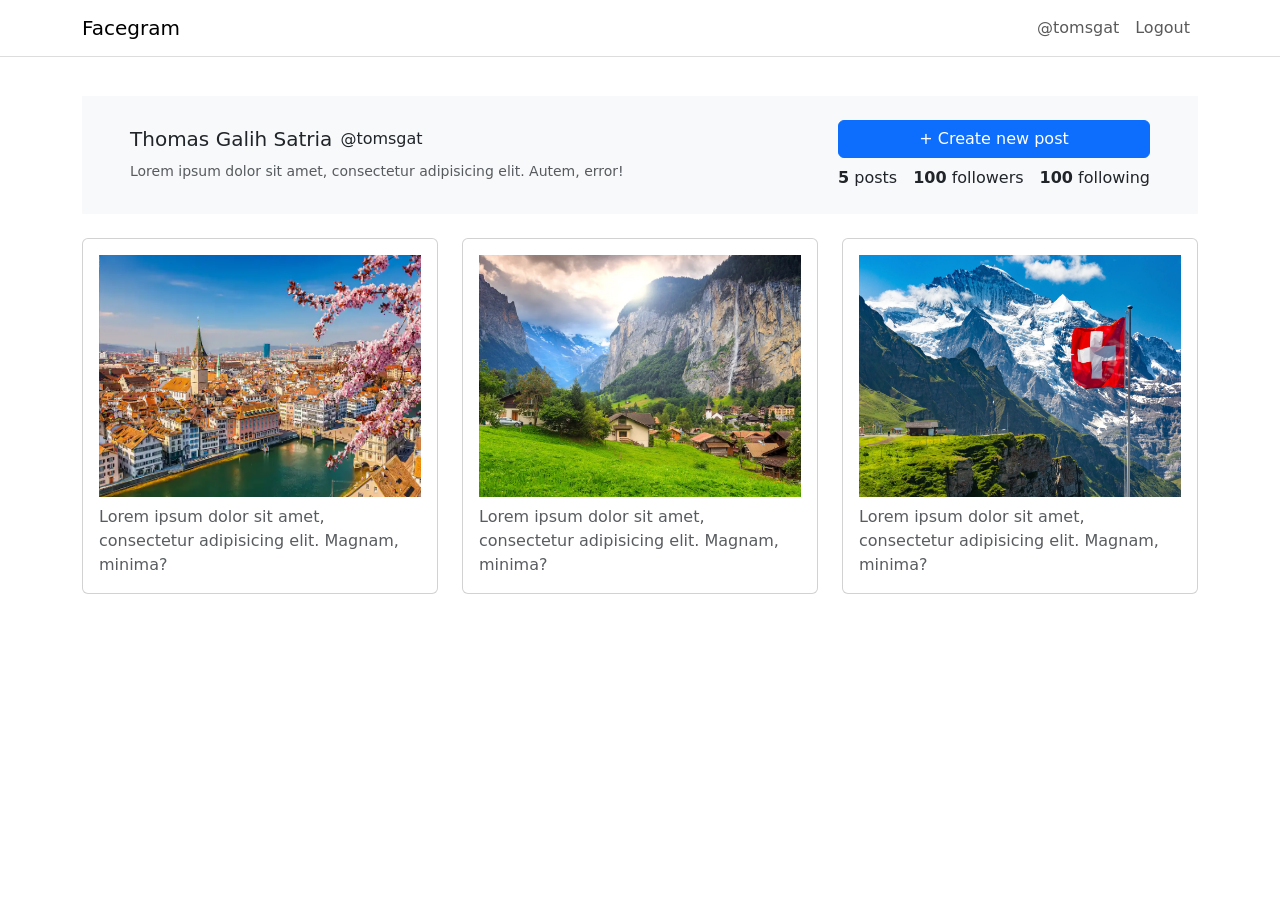
<file: Latihan Persiapan LKS 2026/Latihan 2026-11-25/XX_MODULE_SERVER/frontend/Template HTML/my-profile.html>
<!doctype html>
<html lang="en">

<head>
    <meta charset="UTF-8">
    <meta name="viewport"
        content="width=device-width, user-scalable=no, initial-scale=1.0, maximum-scale=1.0, minimum-scale=1.0">
    <meta http-equiv="X-UA-Compatible" content="ie=edge">
    <title>Facegram</title>
    <link rel="stylesheet" href="css/bootstrap.css">
    <link rel="stylesheet" href="css/style.css">
</head>

<body>

    <nav class="navbar navbar-expand-lg bg-body-tertiary fixed-top">
        <div class="container">
            <a class="navbar-brand" href="homepage.html">Facegram</a>
            <div class="navbar-nav">
                <a class="nav-link" href="my-profile.html">@tomsgat</a>
                <a class="nav-link" href="index.html">Logout</a>
            </div>
        </div>
    </nav>

    <main class="mt-5">
        <div class="container py-5">
            <div class="px-5 py-4 bg-light mb-4 d-flex align-items-center justify-content-between">
                <div>
                    <div class="d-flex align-items-center gap-2 mb-2">
                        <h5 class="mb-0">Thomas Galih Satria</h5>
                        <span>@tomsgat</span>
                    </div>
                    <small class="mb-0 text-muted">
                        Lorem ipsum dolor sit amet, consectetur adipisicing elit. Autem, error!
                    </small>
                </div>
                <div>
                    <a href="create-new-post.html" class="btn btn-primary w-100 mb-2">
                        + Create new post
                    </a>
                    <div class="d-flex gap-3">
                        <div>
                            <div class="profile-label"><b>5</b> posts</div>
                        </div>
                        <div class="profile-dropdown">
                            <div class="profile-label"><b>100</b> followers</div>
                            <div class="profile-list">
                                <div class="card">
                                    <div class="card-body">
                                        <div class="profile-user">
                                            <a href="user-profile-private.html">@davidnaista</a>
                                        </div>
                                        <div class="profile-user">
                                            <a href="user-profile-private.html">@superipey</a>
                                        </div>
                                        <div class="profile-user">
                                            <a href="user-profile-private.html">@lukicenturi</a>
                                        </div>
                                        <div class="profile-user">
                                            <a href="user-profile-private.html">@_erik3010</a>
                                        </div>
                                        <div class="profile-user">
                                            <a href="user-profile-private.html">@asawgi</a>
                                        </div>
                                        <div class="profile-user">
                                            <a href="user-profile-private.html">@irfnmaulaa</a>
                                        </div>
                                    </div>
                                </div>
                            </div>
                        </div>
                        <div class="profile-dropdown">
                            <div class="profile-label"><b>100</b> following</div>
                            <div class="profile-list">
                                <div class="card">
                                    <div class="card-body">
                                        <div class="profile-user">
                                            <a href="user-profile-private.html">@davidnaista</a>
                                        </div>
                                        <div class="profile-user">
                                            <a href="user-profile-private.html">@superipey</a>
                                        </div>
                                        <div class="profile-user">
                                            <a href="user-profile-private.html">@lukicenturi</a>
                                        </div>
                                        <div class="profile-user">
                                            <a href="user-profile-private.html">@_erik3010</a>
                                        </div>
                                        <div class="profile-user">
                                            <a href="user-profile-private.html">@asawgi</a>
                                        </div>
                                        <div class="profile-user">
                                            <a href="user-profile-private.html">@irfnmaulaa</a>
                                        </div>
                                    </div>
                                </div>
                            </div>
                        </div>
                    </div>
                </div>
            </div>
            <div class="row justify-content-center">
                <div class="col-md-4">
                    <div class="card mb-4">
                        <div class="card-body">
                            <div class="card-images mb-2">
                                <img src="posts/52a93d48-b9d4-4a7e-9fb7-c9466da4c344.webp" alt="image" class="w-100" />
                                <img src="posts/5898d0f58275e829008b4842.webp" alt="image" class="w-100" />
                                <img src="posts/shutterstock_1464930743-scaled.webp" alt="image" class="w-100" />
                            </div>
                            <p class="mb-0 text-muted">Lorem ipsum dolor sit amet, consectetur adipisicing elit. Magnam,
                                minima?</p>
                        </div>
                    </div>
                </div>
                <div class="col-md-4">
                    <div class="card mb-4">
                        <div class="card-body">
                            <div class="card-images mb-2">
                                <img src="posts/5898d0f58275e829008b4842.webp" alt="image" class="w-100" />
                                <img src="posts/52a93d48-b9d4-4a7e-9fb7-c9466da4c344.webp" alt="image" class="w-100" />
                                <img src="posts/shutterstock_1464930743-scaled.webp" alt="image" class="w-100" />
                            </div>
                            <p class="mb-0 text-muted">Lorem ipsum dolor sit amet, consectetur adipisicing elit. Magnam,
                                minima?</p>
                        </div>
                    </div>
                </div>
                <div class="col-md-4">
                    <div class="card mb-4">
                        <div class="card-body">
                            <div class="card-images mb-2">
                                <img src="posts/shutterstock_1464930743-scaled.webp" alt="image" class="w-100" />
                                <img src="posts/52a93d48-b9d4-4a7e-9fb7-c9466da4c344.webp" alt="image" class="w-100" />
                                <img src="posts/5898d0f58275e829008b4842.webp" alt="image" class="w-100" />
                            </div>
                            <p class="mb-0 text-muted">Lorem ipsum dolor sit amet, consectetur adipisicing elit. Magnam,
                                minima?</p>
                        </div>
                    </div>
                </div>
            </div>
        </div>
    </main>


</body>

</html>
</file>
<file: Latihan Persiapan LKS 2026/Latihan 2026-11-26/XX_MODULE_CLIENT/CSS/style.css>
* {
  margin: 0;
  padding: 0;
  box-sizing: border-box;
  font-family: Arial, sans-serif;
}

body {
  display: flex;
  justify-content: center;
  align-items: center;
  min-height: 100vh;
  background-color: #222;
}

/* Overall Screen 1000 x 600 */
#game-container {
  width: 1000px;
  height: 600px;
  background-color: #fff;
  position: relative;
  overflow: hidden;
  box-shadow: 0 0 20px rgba(0,0,0,0.5);
}

.screen {
  width: 100%;
  height: 100%;
  position: absolute;
  top: 0;
  left: 0;
}

.hidden {
  display: none !important;
}

/* Screen Welcome */
#welcome-screen {
  display: flex;
  flex-direction: column;
  align-items: center;
  justify-content: center;
  gap: 12px;
  background-color: #f4f4f4;
  border: 5px solid grey;
}

.logo {
  height: 120px;
}

input[type="text"], select {
  padding: 8px 12px;
  width: 250px;
  font-size: 16px;
  border: 3px solid grey;
  border-radius: 5px;
}

.option-group {
  display: flex;
  justify-content: center;
  gap: 15px;
}

.gun-target {
  display: flex;
  flex-direction: column;
  align-items: center;
}

.button-group {
  display: flex;
  gap: 10px;
}

button {
  padding: 10px 20px;
  font-size: 16px;
  cursor: pointer;
  border: none;
  border-radius: 4px;
  background-color: #28a745;
  color: white;
}

button:disabled {
  background-color: #ccc;
  cursor: not-allowed;
}

/* Screen Game */
#game-screen {
  display: flex;
}

#play-area {
  flex: 1 1 auto;
  background: url('./assets/background.jpg');
  background-position: center;
  background-size: cover;
  position: relative;
  overflow: hidden;
  cursor: none;
}

.top-bar {
  position: absolute;
  top: 0;
  left: 0;
  width: 750px;
  padding: 10px 20px;
  background: rgba(0, 0, 0, 0.6);
  color: white;
  display: flex;
  justify-content: space-between;
  font-weight: bold;
  z-index: 5;
}

/* Crosshair & Gun */
#crosshair {
  width: 40px;
  height: 40px;
  background: url('./assets/pointer.png') no-repeat center/contain;
  position: absolute;
  top: 50%;
  left: 50%;
  pointer-events: none;
  z-index: 10;
  transform: translate(-50%, -50%);
}

#gun-image {
  position: absolute;
  bottom: 0;
  left: 50%;
  transform: translateX(-50%);
  height: 220px;
  pointer-events: none;
  transition: transform 0.1s ease-out;
  z-index: 9;
}

.gun-swap-anim {
  animation: swapGun 0.3s ease;
}

@keyframes swapGun {
  0% { transform: translateX(-50%) translateY(0); }
  50% { transform: translateX(-50%) translateY(100px); }
  100% { transform: translateX(-50%) translateY(0); }
}

/* Boom */
.boom-effect {
  position: absolute;
  width: 80px;
  height: 80px;
  pointer-events: none;
  animation: boomAnim 0.3s ease-out forwards;
  z-index: 4;
}

@keyframes boomAnim {
  0% { transform: scale(0.5); opacity: 1; }
  100% { transform: scale(1.5); opacity: 0; }
}

/* Target */
.target-item {
  position: absolute;
  width: 80px;
  height: 80px;
  cursor: pointer;
  animation: popUp 0.3s ease-out;
  z-index: 3;
}

@keyframes popUp {
  from { transform: scale(0); }
  to { transform: scale(1); }
}

/* Leaderboard Sidebar */
#leaderboard-sidebar {
  width: 250px;
  height: 600px;
  background-color: #1e1e1e;
  color: white;
  padding: 15px;
}

#history-list {
  list-style: none;
  margin-top: 15px;
  max-height: 480px;
  overflow-y: auto;
}

#history-list li {
  padding: 8px;
  border-bottom: 1px solid #444;
  font-size: 14px;
}

/* Modals & Overlay */
.modal, .overlay {
  position: absolute;
  top: 0;
  left: 0;
  width: 1000px;
  height: 600px;
  background: rgba(0,0,0,0.7);
  display: flex;
  flex-direction: column;
  justify-content: center;
  align-items: center;
  z-index: 20;
  color: white;
}

.modal-content {
  background: #333;
  padding: 25px;
  border-radius: 8px;
  min-width: 300px;
  position: relative;
}

.modal-content h2 {
  margin-bottom: 10px;
}

.close {
  position: absolute;
  right: 15px;
  top: 10px;
  font-size: 24px;
  cursor: pointer;
}
</file>
<file: Latihan Persiapan LKS 2026/Latihan 2026-11-25/XX_MODULE_SERVER/frontend/Template HTML/css/style.css>
a {
    text-decoration: none;
    color: inherit;
    color: #333;
}
a:hover {
    text-decoration: underline;
}
.navbar {
    background: #FFF !important;
    border-bottom: 1px solid #ddd;
}

.explore-people {
    position: sticky;
    top: 5rem;
}
.explore-people-list, .request-follow-list {
    padding-right: 1rem;
    max-height: 500px;
    overflow-y: auto
}

.profile-label {
    cursor: default;
}
.profile-dropdown {
    position: relative;
}
.profile-dropdown .card {
    padding-right: 1rem;
    max-height: 400px;
    overflow-y: auto;
    padding-top: 0.5rem;
}
.profile-list {
    display: none;
    right: 0;
    min-width: 180px;
    position: absolute;
    z-index: 9;
}
.profile-dropdown:hover .profile-list {
    display: block;
}
.profile-user:not(:last-child) {
    border-bottom: 1px solid #ddd;
    padding-bottom: 1rem;
    margin-bottom: 1rem;
}
.card-images {
    display: flex;
    flex-wrap: nowrap;
    overflow-x: auto;
    scroll-snap-type: x mandatory;
}
.card-images img {
    scroll-snap-align: start;
}

@media (min-width: 1400px) {
    .container, .container-lg, .container-md, .container-sm, .container-xl, .container-xxl {
        max-width: 1000px;
    }
}
</file>
